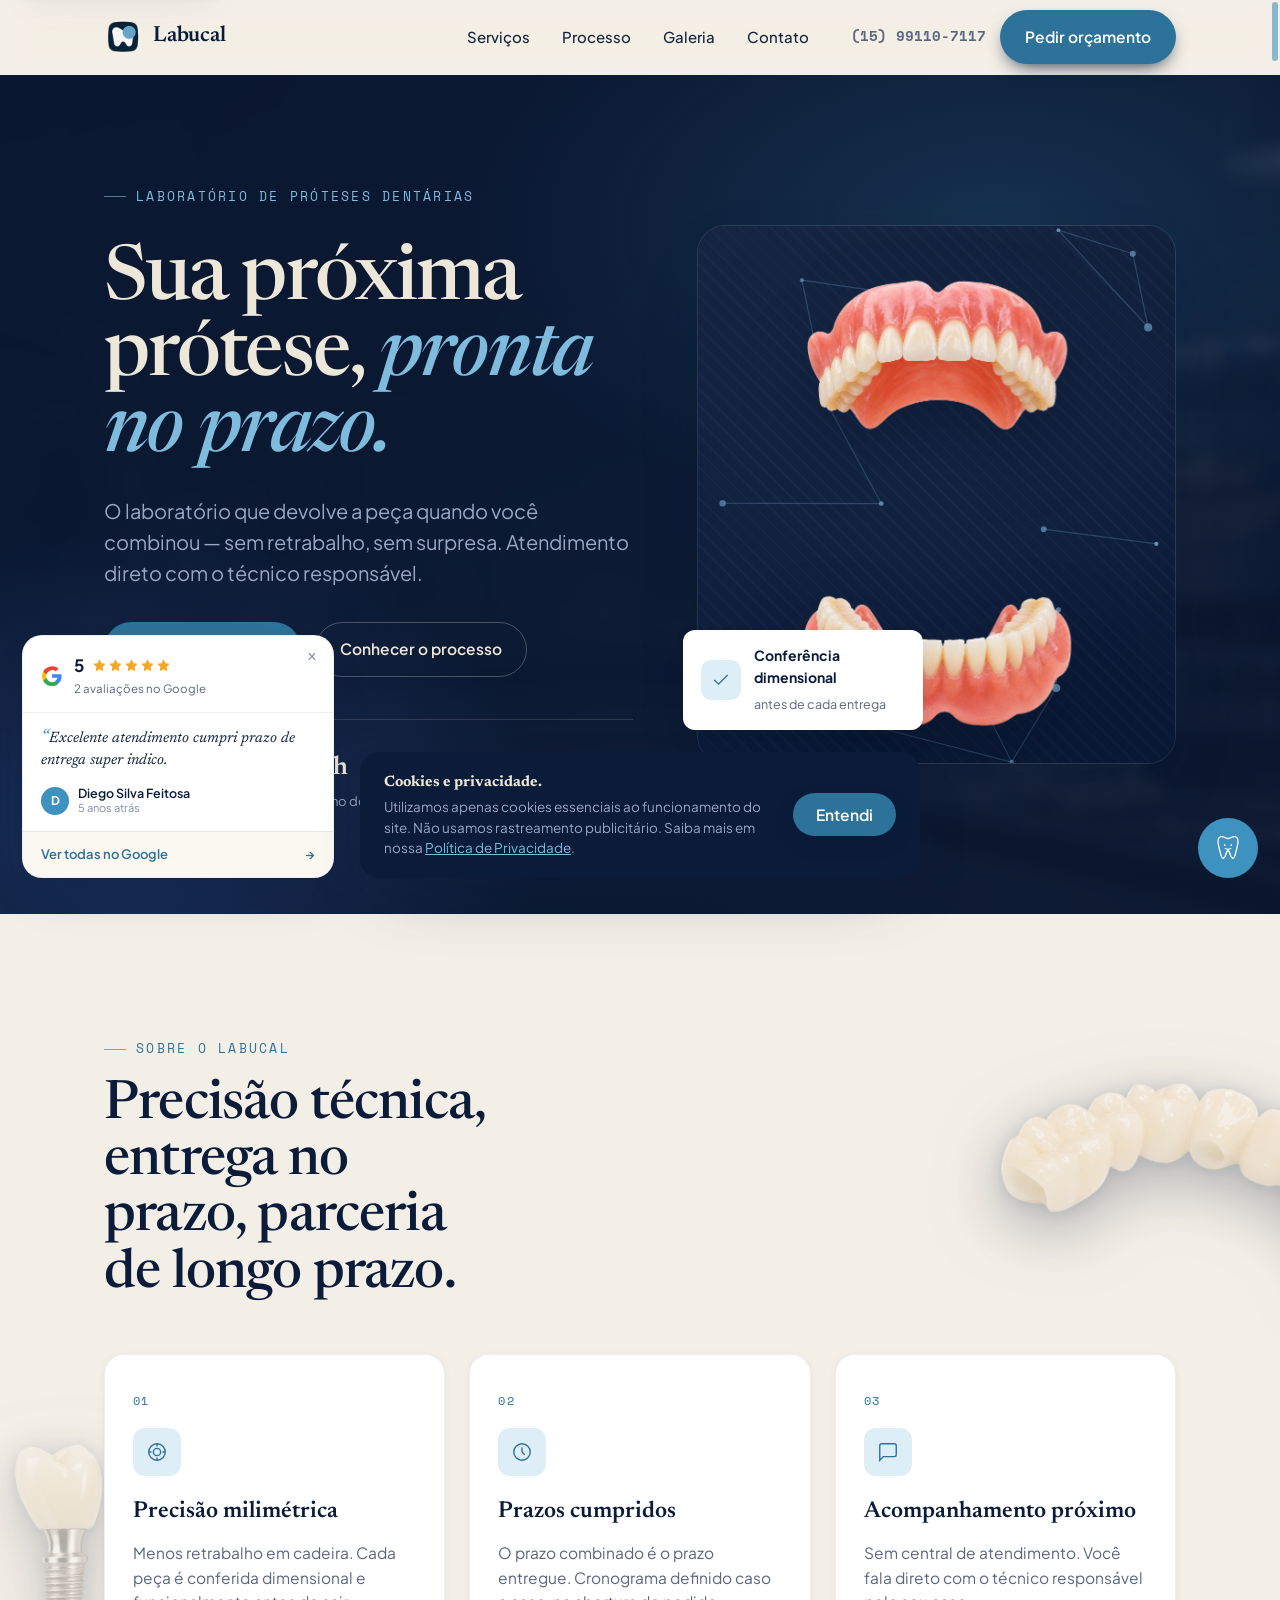
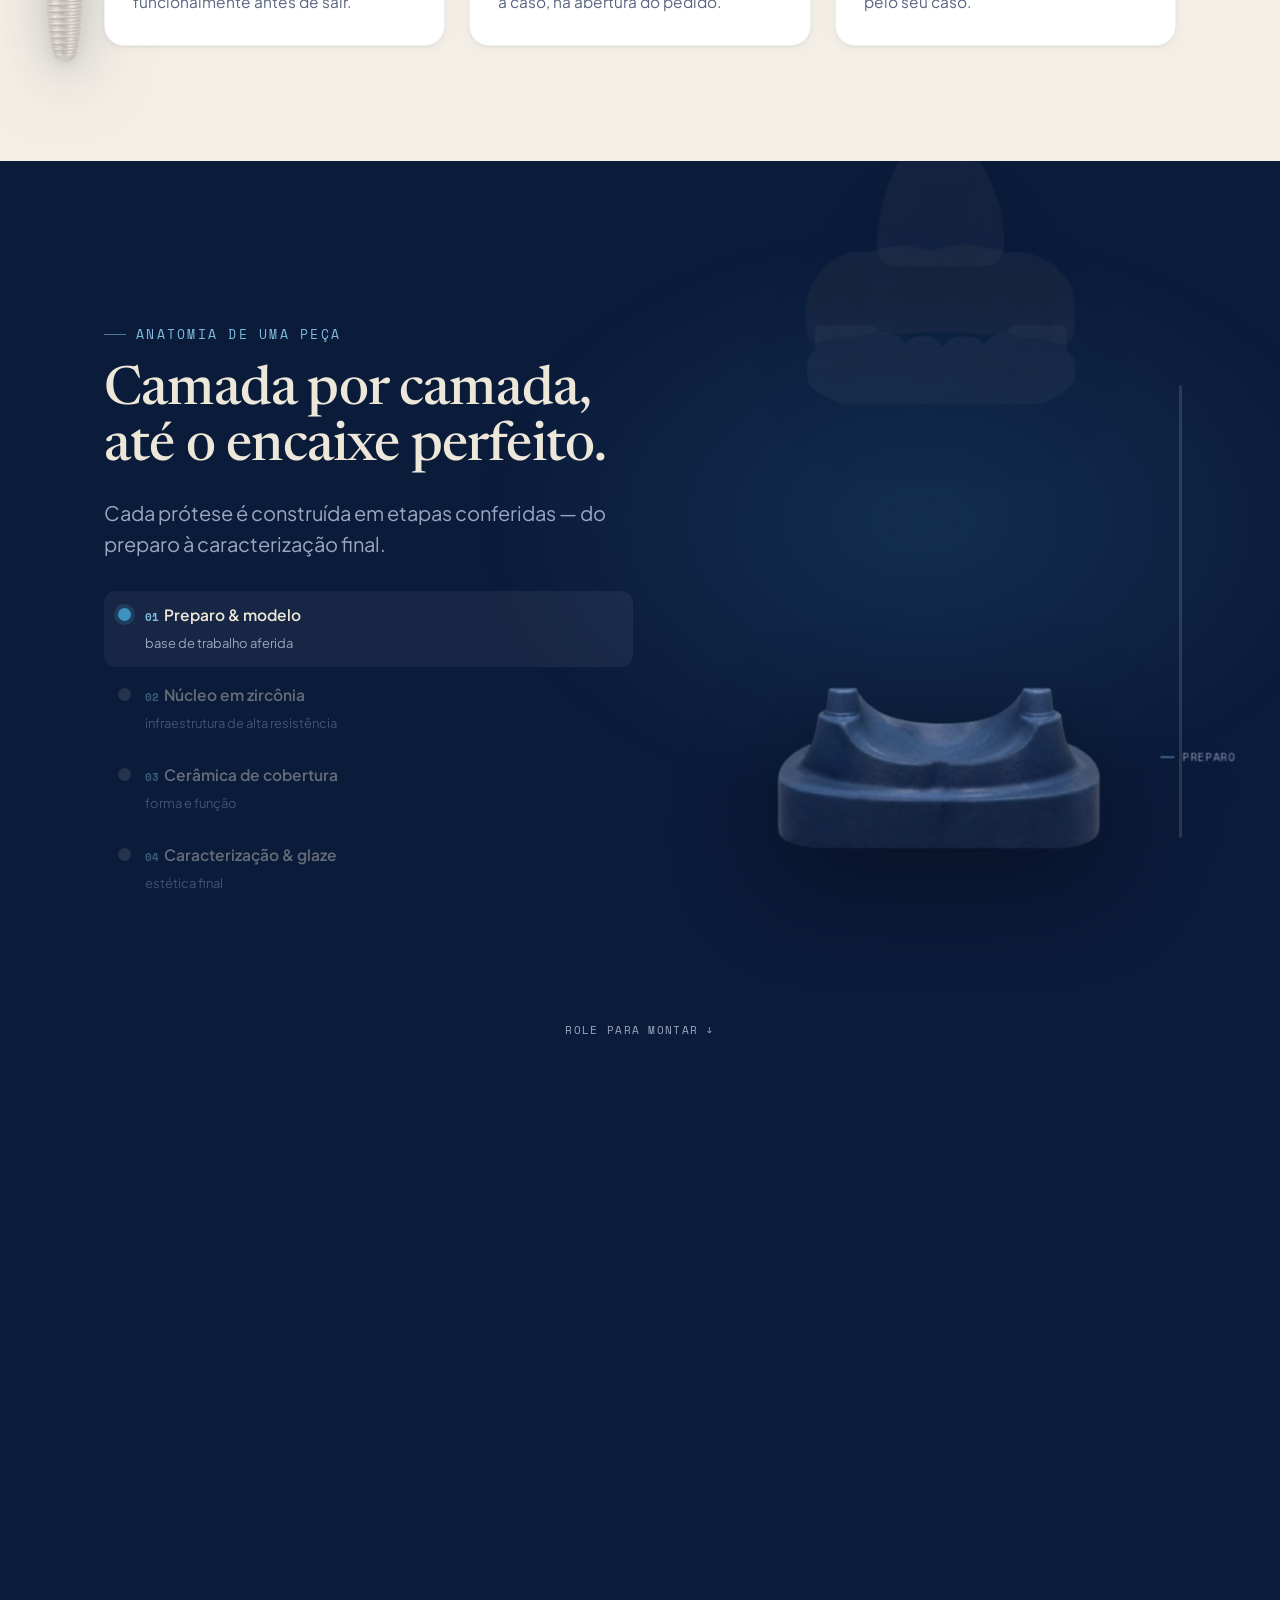
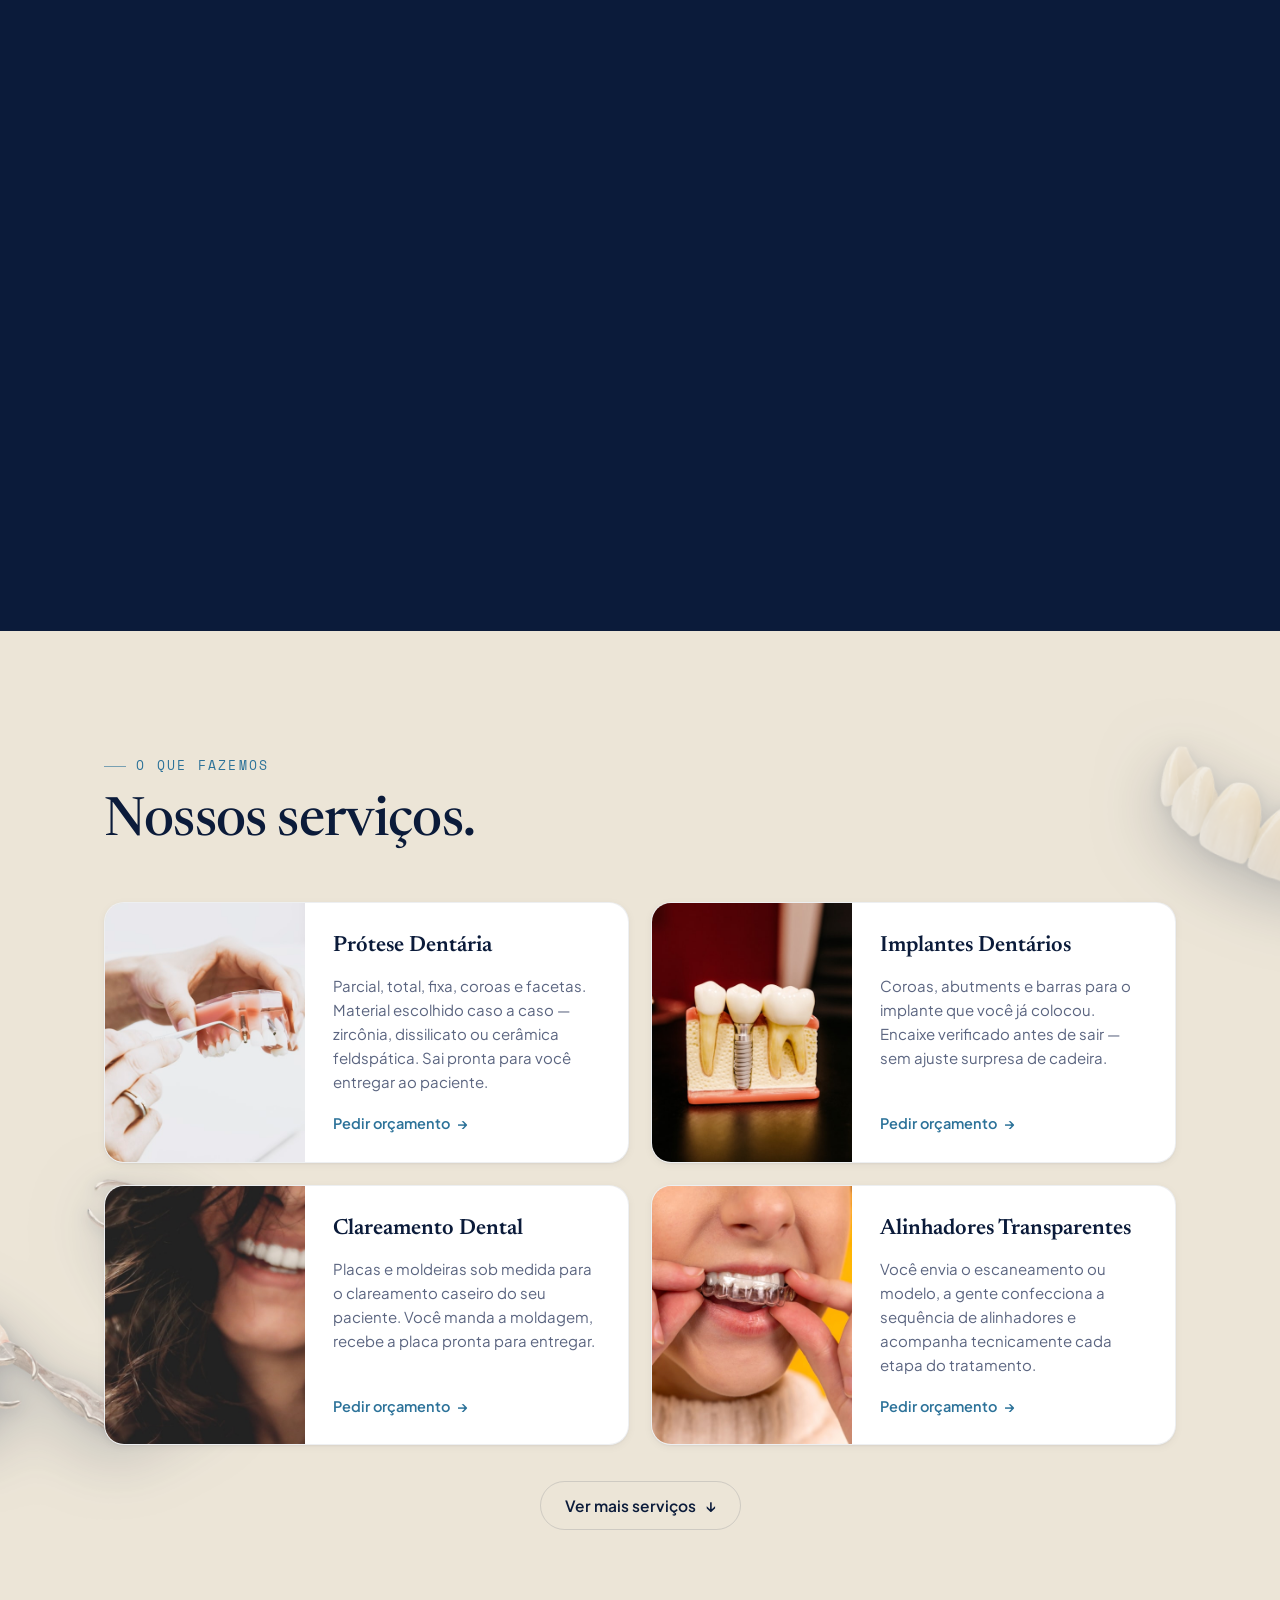
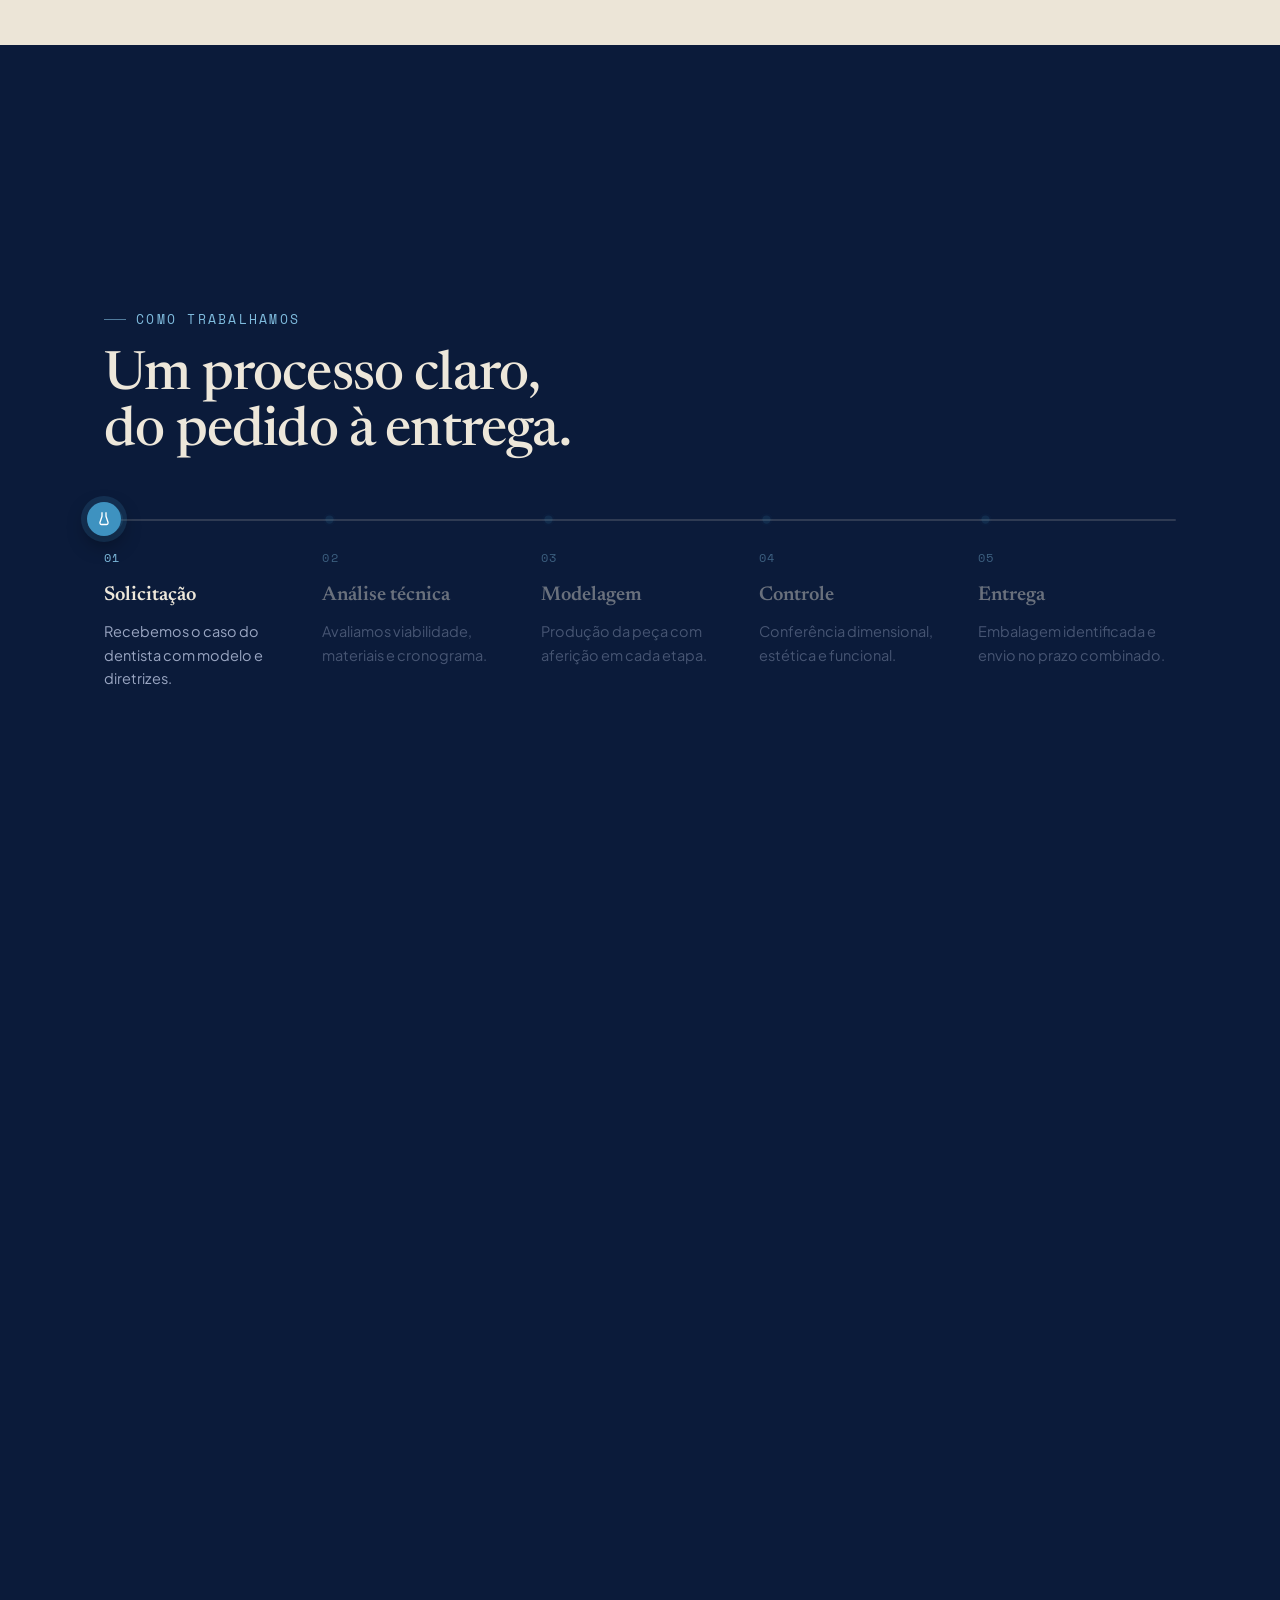
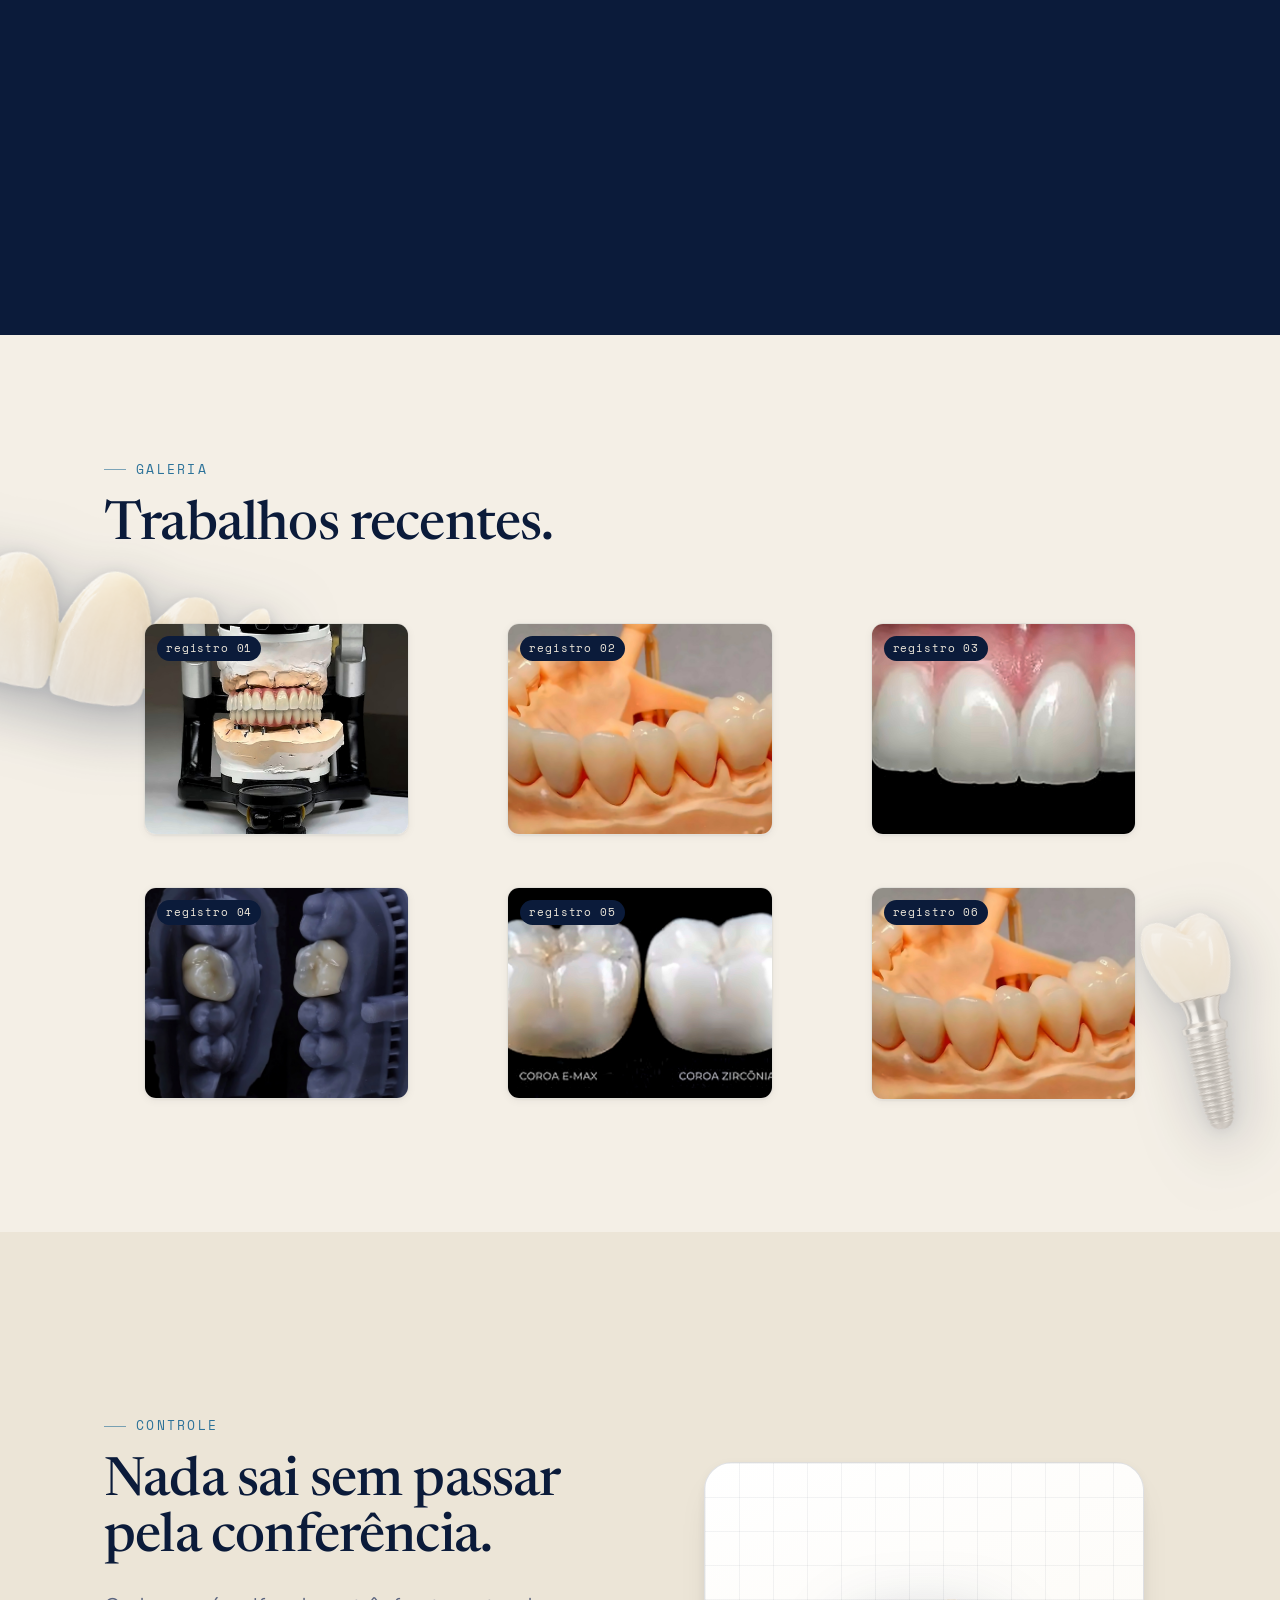
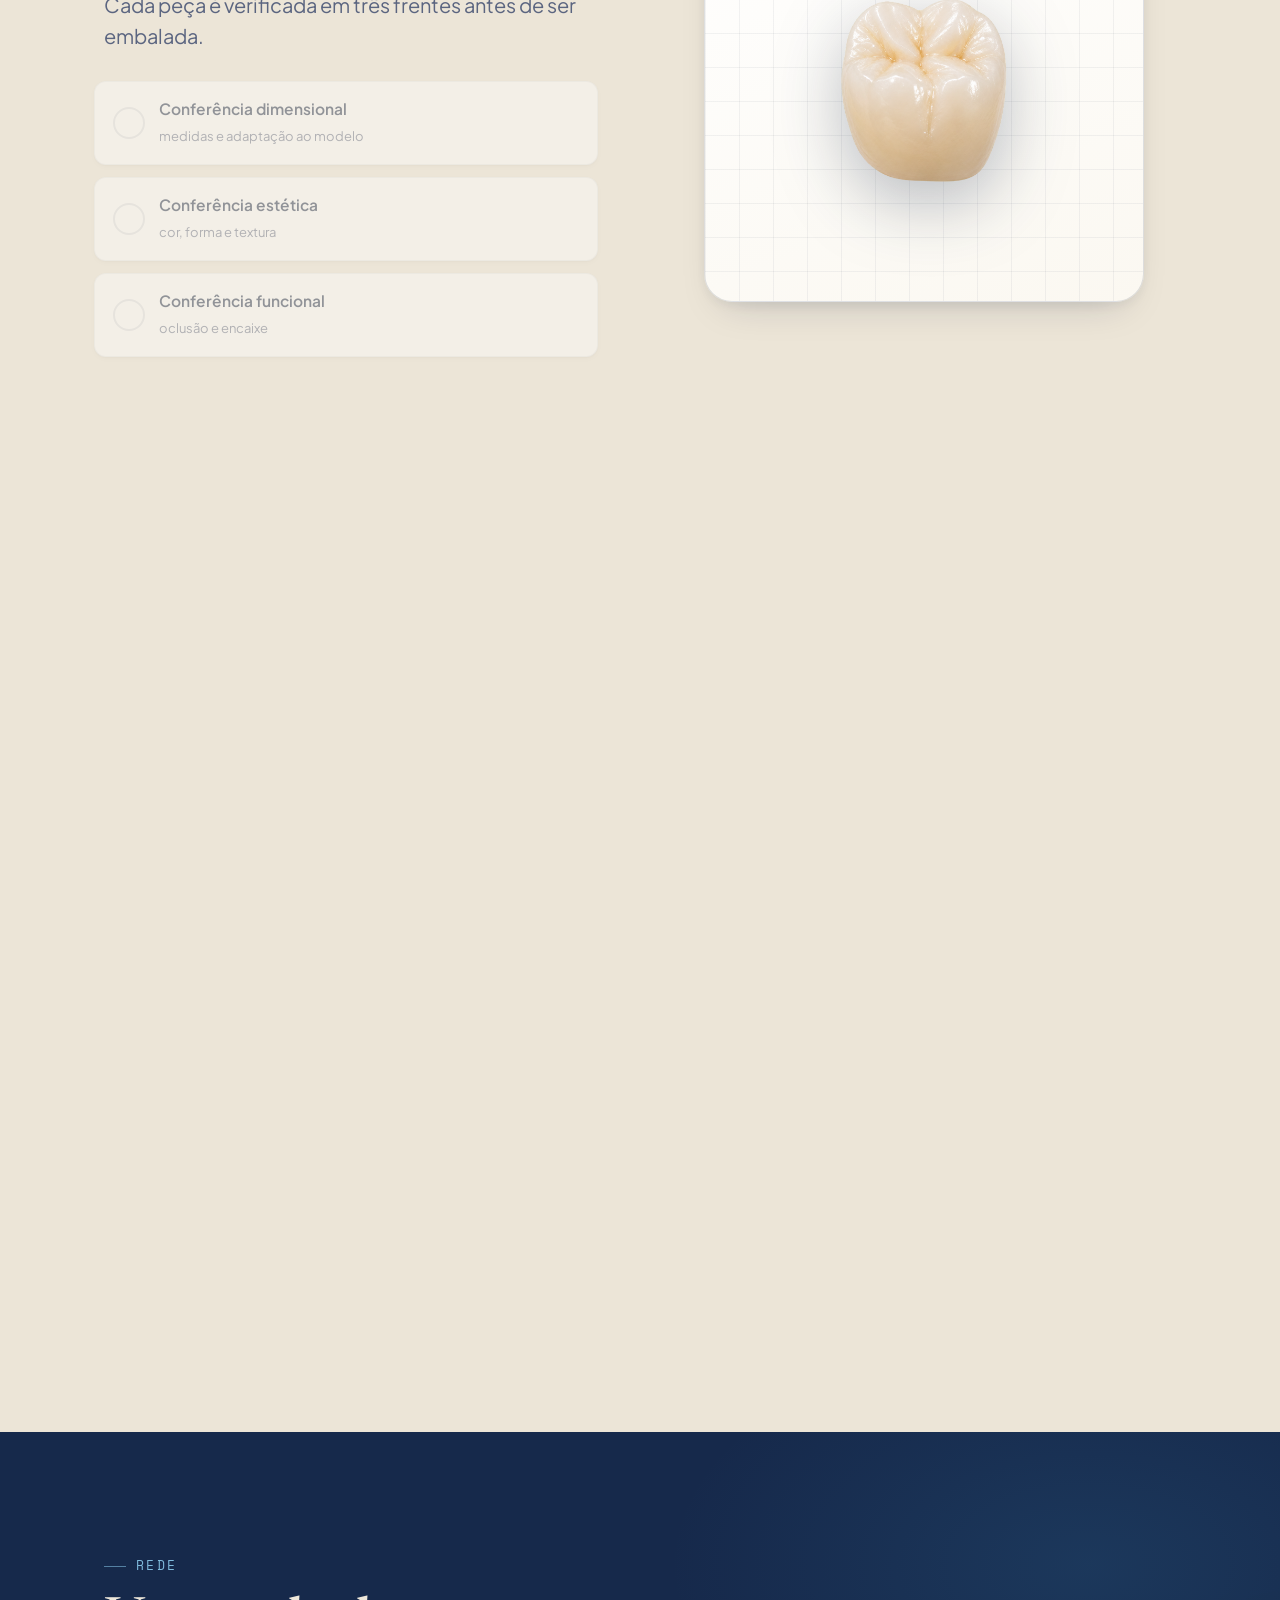
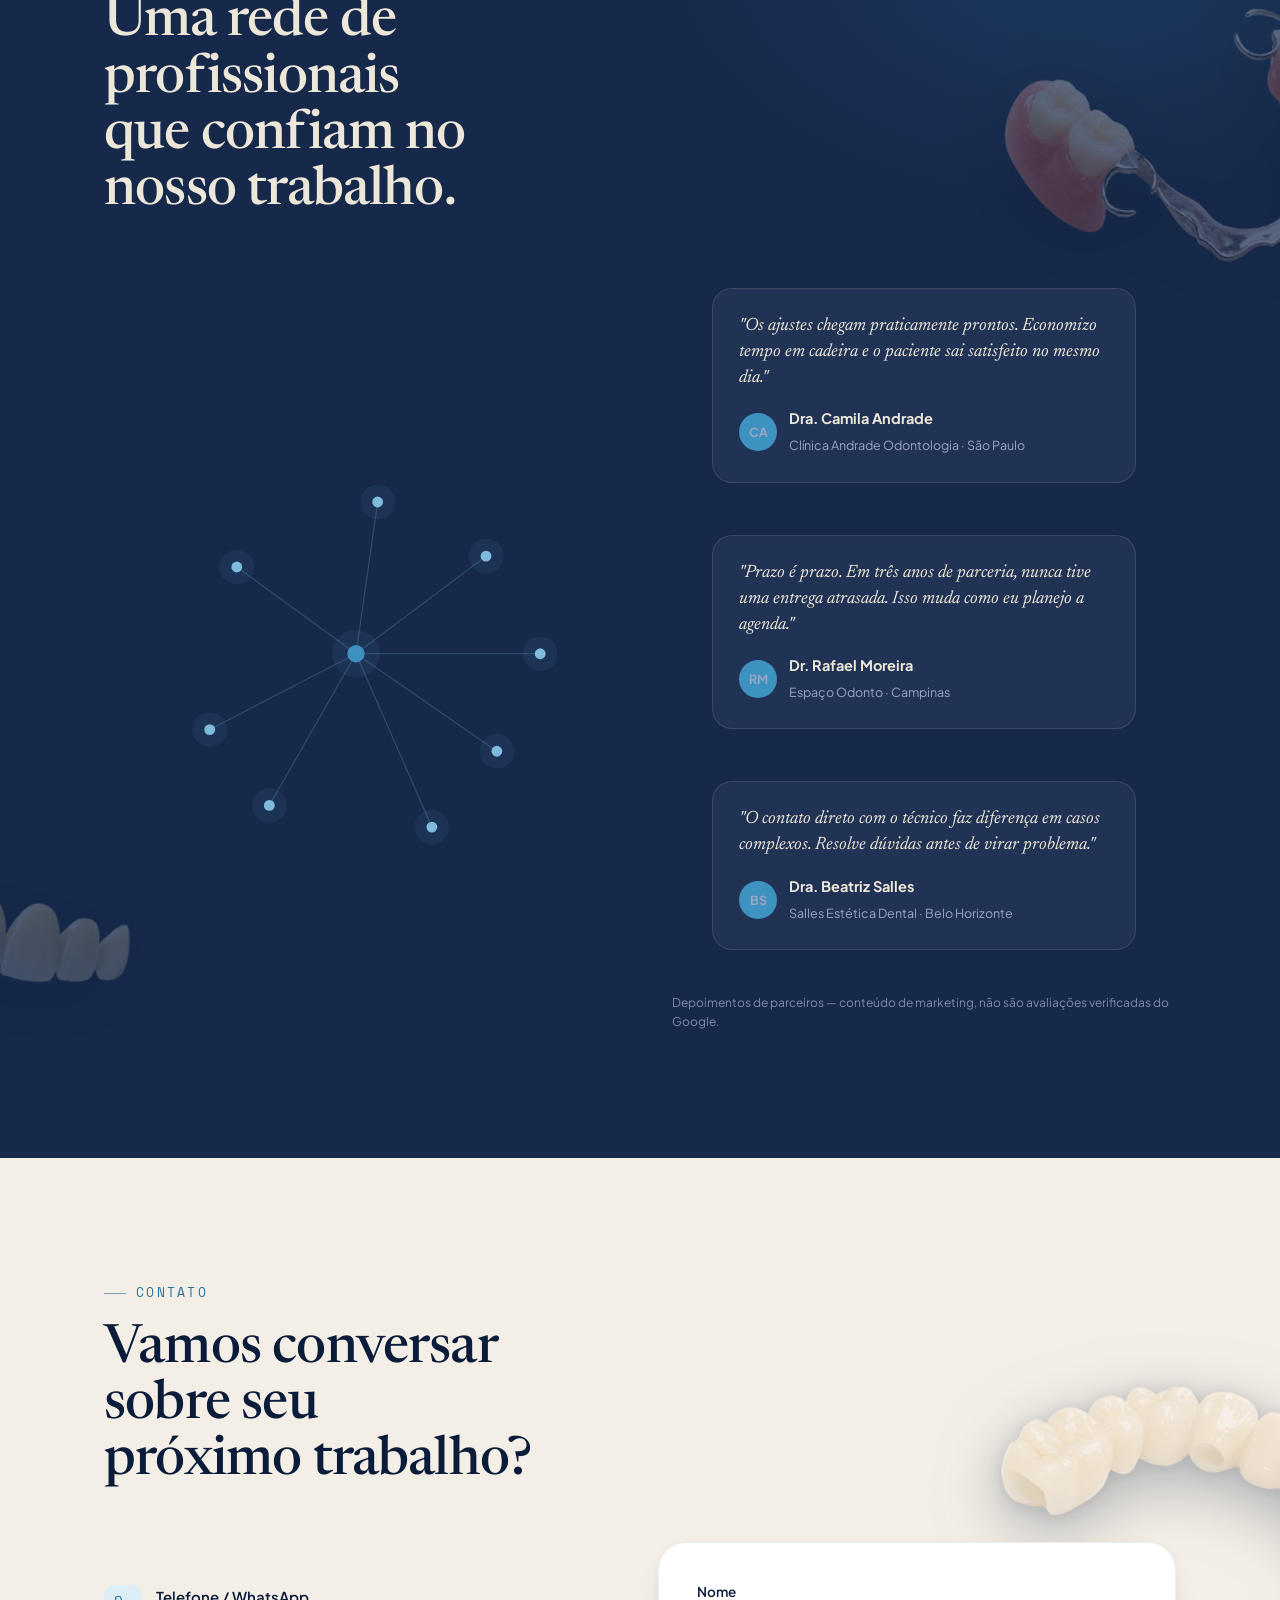
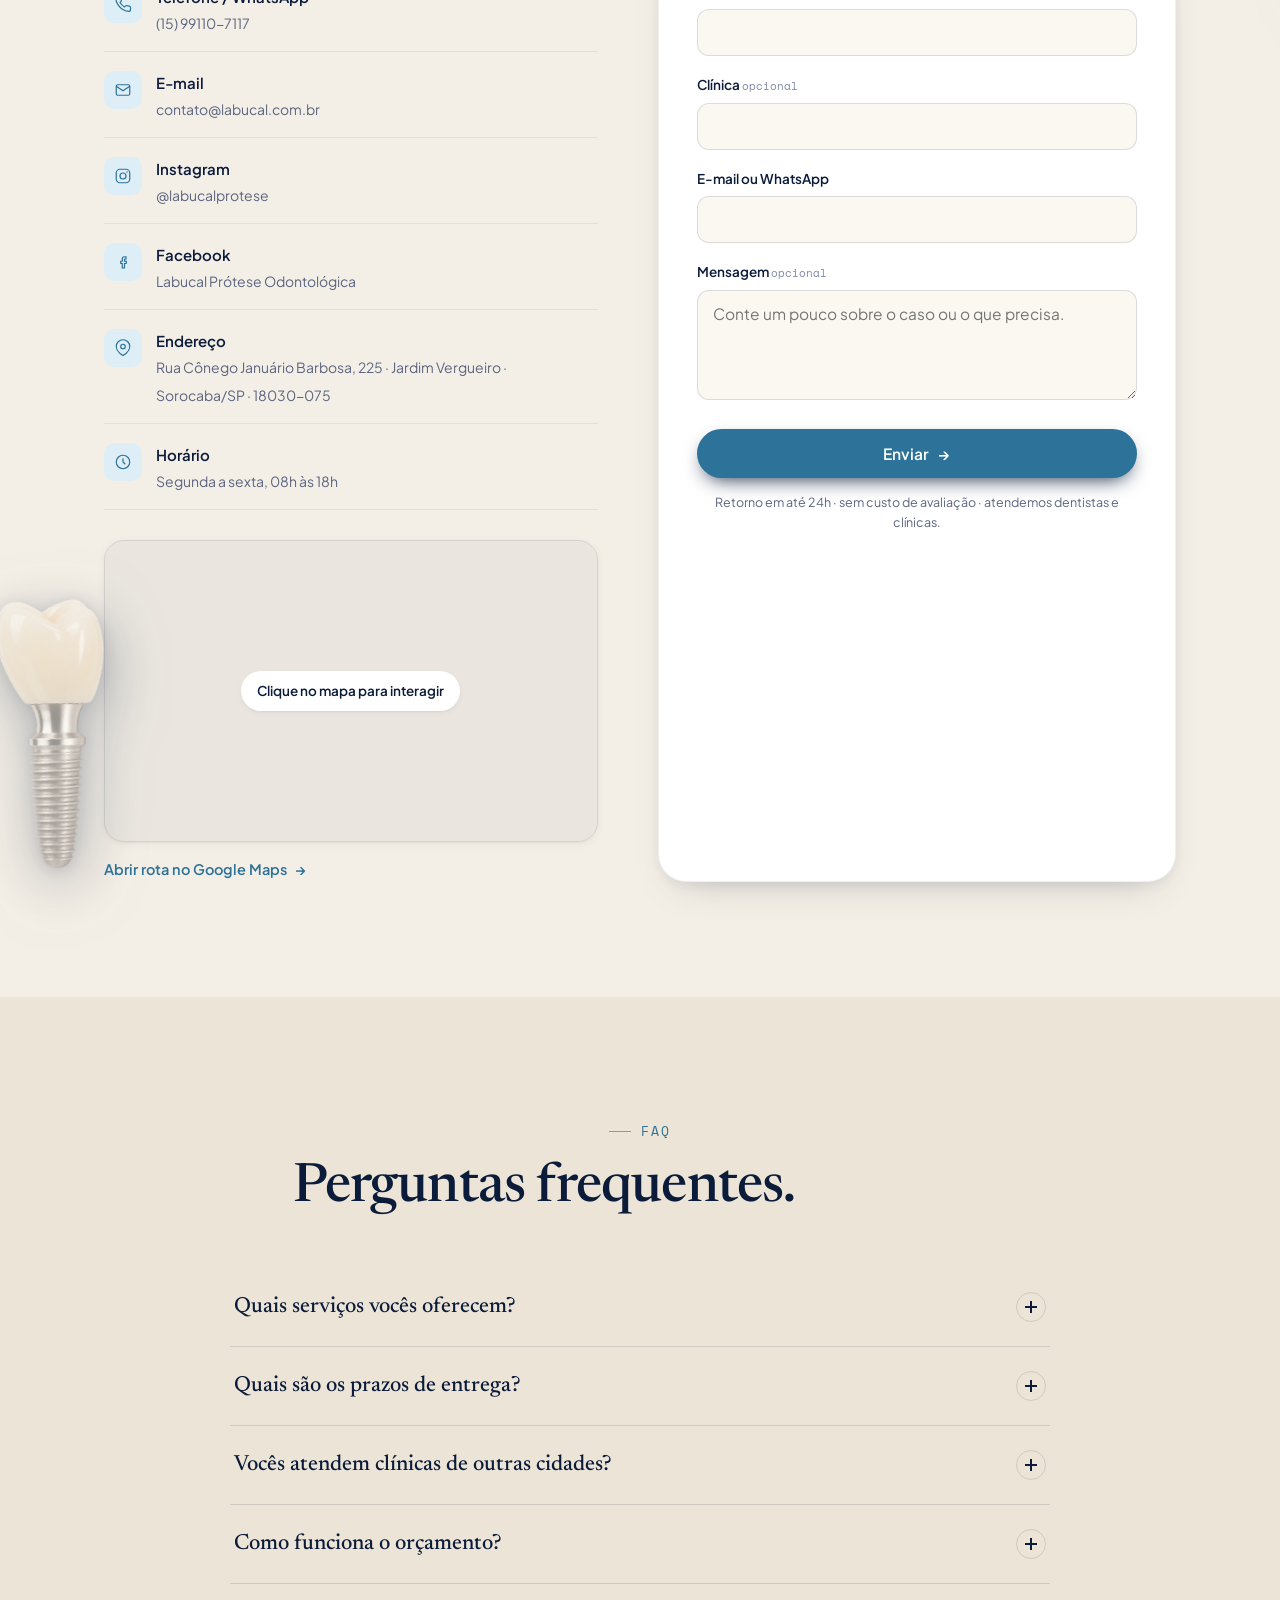
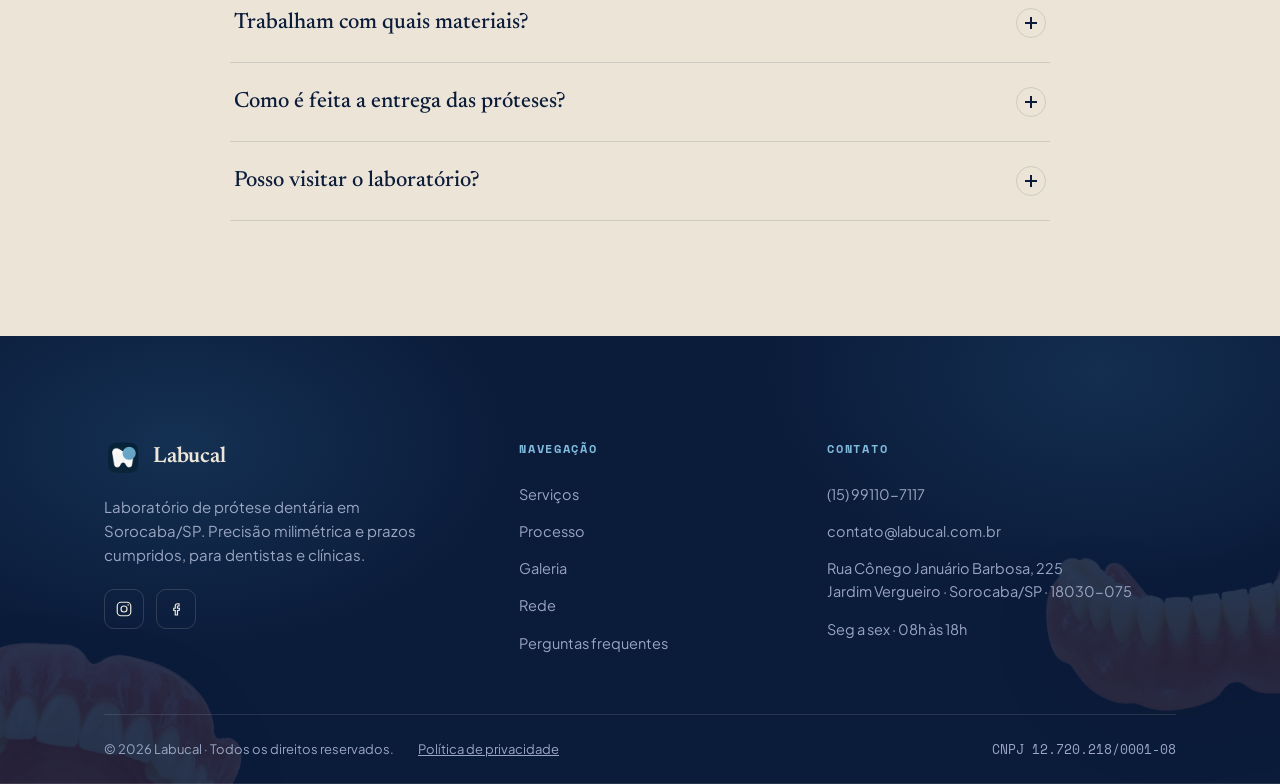
<file: index.html>
<!DOCTYPE html>
<html lang="pt-BR">
<head>
<meta charset="UTF-8" />
<meta name="viewport" content="width=device-width, initial-scale=1" />
<title>Laboratório de Prótese Dentária em Sorocaba/SP | Labucal</title>
<meta name="description" content="Laboratório de prótese dentária em Sorocaba/SP. Próteses, implantes, clareamento e alinhadores para dentistas e clínicas, com prazo cumprido e precisão." />
<link rel="canonical" href="https://labucal.pages.dev/" />
<meta name="theme-color" content="#0A1B3D" />
<meta name="color-scheme" content="light" />

<!-- Open Graph -->
<meta property="og:type" content="website" />
<meta property="og:title" content="Laboratório de Prótese Dentária em Sorocaba/SP | Labucal" />
<meta property="og:description" content="Próteses, implantes, clareamento e alinhadores transparentes para dentistas e clínicas. Prazos cumpridos e precisão milimétrica." />
<meta property="og:url" content="https://labucal.pages.dev/" />
<meta property="og:image" content="https://labucal.pages.dev/assets/labucal-images/service-protese.jpg" />
<meta property="og:locale" content="pt_BR" />
<meta property="og:site_name" content="Labucal" />
<meta name="twitter:card" content="summary_large_image" />
<meta name="twitter:title" content="Laboratório de Prótese Dentária em Sorocaba/SP | Labucal" />
<meta name="twitter:description" content="Próteses, implantes, clareamento e alinhadores transparentes para dentistas e clínicas." />
<meta name="twitter:image" content="https://labucal.pages.dev/assets/labucal-images/service-protese.jpg" />

<link rel="preconnect" href="https://fonts.googleapis.com" />
<link rel="preconnect" href="https://fonts.gstatic.com" crossorigin />
<link href="https://fonts.googleapis.com/css2?family=Newsreader:ital,opsz,wght@0,6..72,400;0,6..72,500;0,6..72,600;1,6..72,400;1,6..72,500&family=Plus+Jakarta+Sans:wght@400;500;600;700&family=Space+Mono:wght@400;700&display=swap" rel="stylesheet" />
<link rel="stylesheet" href="styles.css" />

<link rel="icon" href="/assets/brand/favicon.ico" sizes="any" />
<link rel="icon" type="image/png" sizes="32x32" href="/assets/brand/favicon-32.png" />
<link rel="apple-touch-icon" href="/assets/brand/apple-touch-icon.png" />
<link rel="preconnect" href="https://labucal-gemini-proxy.keanukeanom.workers.dev" crossorigin />

<!-- Sem JS: restaura a barra de rolagem nativa (a custom depende de JS) -->
<noscript><style>
  html { scrollbar-width: auto; }
  html::-webkit-scrollbar { width: 12px; height: 12px; display: block; }
  .app-scrollbar { display: none !important; }
</style></noscript>

<!-- JSON-LD: MedicalBusiness + ProfessionalService -->
<script type="application/ld+json">
{
  "@context": "https://schema.org",
  "@type": ["MedicalBusiness", "ProfessionalService"],
  "name": "Labucal",
  "description": "Laboratório de prótese dentária em Sorocaba/SP para dentistas e clínicas.",
  "image": "https://labucal.pages.dev/assets/labucal-images/service-protese.jpg",
  "logo": "https://labucal.pages.dev/assets/brand/labucal-logo-192.png",
  "url": "https://labucal.pages.dev/",
  "telephone": "+5515991107117",
  "email": "contato@labucal.com.br",
  "taxID": "12.720.218/0001-08",
  "address": {
    "@type": "PostalAddress",
    "streetAddress": "Rua Cônego Januário Barbosa, 225",
    "addressLocality": "Sorocaba",
    "addressRegion": "SP",
    "postalCode": "18030-075",
    "addressCountry": "BR"
  },
  "geo": { "@type": "GeoCoordinates", "latitude": -23.5084267, "longitude": -47.4584548 },
  "openingHoursSpecification": {
    "@type": "OpeningHoursSpecification",
    "dayOfWeek": ["Monday","Tuesday","Wednesday","Thursday","Friday"],
    "opens": "08:00", "closes": "18:00"
  },
  "areaServed": [
    { "@type": "City", "name": "Sorocaba" },
    { "@type": "State", "name": "São Paulo" },
    { "@type": "Country", "name": "Brasil" }
  ],
  "sameAs": [
    "https://www.facebook.com/labucalprotese",
    "https://www.instagram.com/labucalprotese/"
  ],
  "aggregateRating": { "@type": "AggregateRating", "ratingValue": "5.0", "reviewCount": "2" }
}
</script>

<!-- JSON-LD: FAQPage -->
<script type="application/ld+json">
{
  "@context": "https://schema.org",
  "@type": "FAQPage",
  "mainEntity": [
    { "@type": "Question", "name": "Quais serviços vocês oferecem?", "acceptedAnswer": { "@type": "Answer", "text": "Prótese dentária (parcial, total e fixa, coroas e facetas), componentes protéticos sobre implantes já instalados, placas e moldeiras para clareamento caseiro, e alinhadores transparentes. Todos os serviços são executados sob prescrição do dentista. Atendemos exclusivamente profissionais autônomos (CPF) e clínicas (CNPJ) — não atendemos pacientes diretamente." } },
    { "@type": "Question", "name": "Quais são os prazos de entrega?", "acceptedAnswer": { "@type": "Answer", "text": "O prazo depende do tipo de serviço. Coroas unitárias saem em 7 dias corridos; reabilitações completas, entre 15 e 25 dias. Para alinhadores e placas de clareamento, definimos o cronograma após análise do caso. O prazo é sempre combinado caso a caso na abertura do pedido." } },
    { "@type": "Question", "name": "Vocês atendem clínicas de outras cidades?", "acceptedAnswer": { "@type": "Answer", "text": "Sim. Operamos a partir de Sorocaba, SP. Atendemos todo o estado e demais capitais brasileiras por logística rastreada, com seguro e prazo de envio acordado na abertura do pedido." } },
    { "@type": "Question", "name": "Como funciona o orçamento?", "acceptedAnswer": { "@type": "Answer", "text": "Após o envio do caso, retornamos em até 24h com proposta detalhada: material, etapas, prazo e valor. Sem custo de avaliação." } },
    { "@type": "Question", "name": "Trabalham com quais materiais?", "acceptedAnswer": { "@type": "Answer", "text": "Zircônia, dissilicato de lítio, cerâmica feldspática, resinas de alta performance e ligas metálicas certificadas. Indicamos o ideal para cada caso." } },
    { "@type": "Question", "name": "Como é feita a entrega das próteses?", "acceptedAnswer": { "@type": "Answer", "text": "Embalagem identificada com etiqueta do caso, transportadora parceira e código de rastreio enviado por WhatsApp. Em Sorocaba e região, entrega própria sob demanda." } },
    { "@type": "Question", "name": "Posso visitar o laboratório?", "acceptedAnswer": { "@type": "Answer", "text": "Claro. Recebemos profissionais com agendamento prévio para conhecer o espaço, os equipamentos e a equipe técnica." } }
  ]
}
</script>
</head>
<body>

<a class="skip-link" href="#main">Pular para o conteúdo</a>

<!-- ============ HEADER ============ -->
<header class="site-header" id="header">
  <nav class="nav" aria-label="Principal">
    <a class="brand" href="#top" aria-label="Labucal — início">
      <img class="brand-logo" src="/assets/brand/labucal-logo-96.png" alt="" width="38" height="38" />
      <span class="word">Labucal</span>
    </a>
    <div class="nav-links">
      <a href="#servicos">Serviços</a>
      <a href="#processo">Processo</a>
      <a href="#galeria">Galeria</a>
      <a href="#contato">Contato</a>
    </div>
    <div class="nav-cta">
      <a class="nav-phone" href="tel:+5515991107117">(15) 99110-7117</a>
      <a class="btn btn-primary" href="#contato">Pedir orçamento</a>
    </div>
    <button class="hamburger" id="hamburger" aria-label="Abrir menu" aria-expanded="false"><span></span></button>
  </nav>
</header>

<!-- mobile menu -->
<div class="mobile-menu" id="mobileMenu" aria-hidden="true">
  <div class="mm-top">
    <span class="brand"><img class="brand-logo" src="/assets/brand/labucal-logo-96.png" alt="" width="38" height="38" /><span class="word" style="color:var(--on-ink)">Labucal</span></span>
    <button class="mm-close" id="mmClose" aria-label="Fechar menu">&times;</button>
  </div>
  <nav aria-label="Menu mobile">
    <a href="#servicos">Serviços</a>
    <a href="#processo">Processo</a>
    <a href="#galeria">Galeria</a>
    <a href="#rede">Rede</a>
    <a href="#contato">Contato</a>
  </nav>
  <div class="mm-foot">
    <a href="tel:+5515991107117" style="color:var(--accent-soft);text-decoration:none">(15) 99110-7117</a>
    <span>Seg a sex · 08h às 18h</span>
  </div>
</div>

<main id="main" tabindex="-1">
<!-- ============ HERO ============ -->
<section class="hero on-ink" id="top">
  <div class="wrap">
    <div class="hero-copy">
      <p class="overline">Laboratório de próteses dentárias</p>
      <h1>Sua próxima prótese, <em>pronta no prazo.</em></h1>
      <p class="lead">O laboratório que devolve a peça quando você combinou — sem retrabalho, sem surpresa. Atendimento direto com o técnico responsável.</p>
      <div class="hero-cta">
        <a class="btn btn-primary" href="#contato">Pedir orçamento <span class="btn-arrow">→</span></a>
        <a class="btn btn-ghost" href="#processo">Conhecer o processo</a>
      </div>
      <div class="hero-trust">
        <div class="t"><b>7</b><span>dias corridos · coroa unitária</span></div>
        <div class="t"><b>24h</b><span>retorno do orçamento</span></div>
        <div class="t"><b>B2B</b><span>dentistas e clínicas</span></div>
      </div>
    </div>
    <div class="hero-visual">
      <div class="hero-figure">
        <div class="ph dark hero-bg" aria-hidden="true"></div>
        <div class="hero-teeth" id="heroTeeth" aria-hidden="true">
          <img class="hero-teeth-part hero-teeth-upper" src="/assets/labucal-images/prosthesis-part-01-upper.webp" alt="" />
          <img class="hero-teeth-part hero-teeth-lower" src="/assets/labucal-images/prosthesis-part-02-lower.webp" alt="" />
        </div>
        <svg class="constellation" viewBox="0 0 400 450" preserveAspectRatio="xMidYMid slice" aria-hidden="true"></svg>
      </div>
      <div class="hero-badge">
        <span class="ic"><svg width="20" height="20" viewBox="0 0 24 24" fill="none" stroke="currentColor" stroke-width="1.6"><path d="M20 6 9 17l-5-5"/></svg></span>
        <div><b>Conferência dimensional</b><span>antes de cada entrega</span></div>
      </div>
    </div>
  </div>
</section>

<!-- ============ SOBRE / PILLARS ============ -->
<section class="section sobre has-decor" id="sobre">
  <img class="section-prosthesis decor-right decor-high" data-scroll-decor="right" src="/assets/decor/decor-bridge.png" alt="" loading="lazy" aria-hidden="true" />
  <img class="section-prosthesis decor-left decor-small decor-low" data-scroll-decor="float" src="/assets/decor/decor-implant.png" alt="" loading="lazy" aria-hidden="true" />
  <div class="wrap">
    <div class="section-head">
      <p class="overline">Sobre o Labucal</p>
      <h2 class="title">Precisão técnica, entrega no prazo, parceria de longo prazo.</h2>
    </div>
    <div class="pillars">
      <article class="pillar">
        <span class="num">01</span>
        <div class="pic"><svg width="22" height="22" viewBox="0 0 24 24" fill="none" stroke="currentColor" stroke-width="1.5"><circle cx="12" cy="12" r="9"/><circle cx="12" cy="12" r="4"/><path d="M12 3v3M12 18v3M3 12h3M18 12h3"/></svg></div>
        <h3>Precisão milimétrica</h3>
        <p>Menos retrabalho em cadeira. Cada peça é conferida dimensional e funcionalmente antes de sair.</p>
      </article>
      <article class="pillar">
        <span class="num">02</span>
        <div class="pic"><svg width="22" height="22" viewBox="0 0 24 24" fill="none" stroke="currentColor" stroke-width="1.5"><circle cx="12" cy="12" r="9"/><path d="M12 7v5l3 3"/></svg></div>
        <h3>Prazos cumpridos</h3>
        <p>O prazo combinado é o prazo entregue. Cronograma definido caso a caso, na abertura do pedido.</p>
      </article>
      <article class="pillar">
        <span class="num">03</span>
        <div class="pic"><svg width="22" height="22" viewBox="0 0 24 24" fill="none" stroke="currentColor" stroke-width="1.5"><path d="M21 15a2 2 0 0 1-2 2H7l-4 4V5a2 2 0 0 1 2-2h14a2 2 0 0 1 2 2z"/></svg></div>
        <h3>Acompanhamento próximo</h3>
        <p>Sem central de atendimento. Você fala direto com o técnico responsável pelo seu caso.</p>
      </article>
    </div>
  </div>
</section>

<!-- ============ ANATOMIA / ASSEMBLY (scroll) ============ -->
<section class="assembly on-ink" id="anatomia" aria-label="Como uma peça é construída">
  <div class="assembly-track">
    <div class="assembly-stage">
      <div class="wrap assembly-inner">
        <div class="assembly-copy">
          <p class="overline">Anatomia de uma peça</p>
          <h2 class="title">Camada por camada, até o encaixe perfeito.</h2>
          <p class="lead">Cada prótese é construída em etapas conferidas — do preparo à caracterização final.</p>
          <ol class="assembly-legend" id="assemblyLegend">
            <li data-layer="0"><span class="dot"></span><div><b><span class="ln">01</span> Preparo &amp; modelo</b><span>base de trabalho aferida</span></div></li>
            <li data-layer="1"><span class="dot"></span><div><b><span class="ln">02</span> Núcleo em zircônia</b><span>infraestrutura de alta resistência</span></div></li>
            <li data-layer="2"><span class="dot"></span><div><b><span class="ln">03</span> Cerâmica de cobertura</b><span>forma e função</span></div></li>
            <li data-layer="3"><span class="dot"></span><div><b><span class="ln">04</span> Caracterização &amp; glaze</b><span>estética final</span></div></li>
          </ol>
        </div>
        <div class="assembly-viz">
          <div class="layer-stack" id="layerStack">
            <div class="layer l0" data-layer="0"><img class="layer-img" src="/assets/assembly/assembly-layer-preparo.webp" alt="" loading="lazy" /><span class="tag">preparo</span></div>
            <div class="layer l1" data-layer="1"><img class="layer-img" src="/assets/assembly/assembly-layer-zirconia.webp" alt="" loading="lazy" /><span class="tag">zircônia</span></div>
            <div class="layer l2" data-layer="2"><img class="layer-img" src="/assets/assembly/assembly-layer-ceramica.webp" alt="" loading="lazy" /><span class="tag">cerâmica</span></div>
            <div class="layer l3" data-layer="3"><img class="layer-img" src="/assets/assembly/assembly-layer-glaze.webp" alt="" loading="lazy" /><span class="tag">glaze</span></div>
          </div>
          <div class="assembly-scrub"><span id="assemblyScrub"></span></div>
        </div>
      </div>
      <div class="assembly-hint" id="assemblyHint">role para montar <span class="ar">↓</span></div>
    </div>
  </div>
</section>

<!-- ============ SERVIÇOS ============ -->
<section class="section servicos has-decor" id="servicos">
  <img class="section-prosthesis decor-left decor-low" data-scroll-decor="left" src="/assets/decor/decor-partial.png" alt="" loading="lazy" aria-hidden="true" />
  <img class="section-prosthesis decor-right decor-small decor-high" data-scroll-decor="right" src="/assets/decor/decor-veneers.png" alt="" loading="lazy" aria-hidden="true" />
  <div class="wrap">
    <div class="section-head">
      <p class="overline">O que fazemos</p>
      <h2 class="title">Nossos serviços.</h2>
    </div>
    <div class="serv-grid" id="servGrid"></div>
    <div class="serv-extra" id="servExtra"></div>
    <div class="serv-toggle-wrap">
      <button class="btn btn-ghost" id="servToggle" aria-expanded="false" aria-controls="servExtra">Ver mais serviços <span class="btn-arrow">↓</span></button>
    </div>
  </div>
</section>

<!-- ============ PROCESSO (pinned journey) ============ -->
<section class="proc-scene on-ink" id="processo">
  <div class="proc-track">
    <div class="proc-stage">
      <div class="wrap">
        <div class="section-head">
          <p class="overline">Como trabalhamos</p>
          <h2 class="title">Um processo claro, do pedido à entrega.</h2>
        </div>
        <div class="proc-rail">
          <div class="proc-line"><span class="proc-fill" id="procFill"></span></div>
          <div class="proc-token" id="procToken" aria-hidden="true">
            <svg width="16" height="16" viewBox="0 0 24 24" fill="none" stroke="currentColor" stroke-width="2"><path d="M9 2v6l-3 9a2.5 2.5 0 0 0 2.4 3.3h7.2A2.5 2.5 0 0 0 18 17l-3-9V2"/></svg>
          </div>
          <div class="steps" id="steps"></div>
        </div>
      </div>
    </div>
  </div>
</section>

<!-- ============ GALERIA ============ -->
<section class="section galeria has-decor" id="galeria">
  <img class="section-prosthesis decor-left decor-high" data-scroll-decor="left" src="/assets/decor/decor-veneers.png" alt="" loading="lazy" aria-hidden="true" />
  <img class="section-prosthesis decor-right decor-small decor-low" data-scroll-decor="float" src="/assets/decor/decor-implant.png" alt="" loading="lazy" aria-hidden="true" />
  <div class="wrap">
    <div class="section-head">
      <p class="overline">Galeria</p>
      <h2 class="title">Trabalhos recentes.</h2>
    </div>
    <div class="gal-grid" id="galGrid"></div>
  </div>
</section>

<!-- ============ CONTROLE DE QUALIDADE (scan, scroll) ============ -->
<section class="ctrl-scene" id="controle" aria-label="Controle de qualidade">
  <div class="ctrl-track">
    <div class="ctrl-stage">
      <div class="wrap ctrl-inner">
        <div class="ctrl-copy">
          <p class="overline">Controle</p>
          <h2 class="title">Nada sai sem passar pela conferência.</h2>
          <p class="lead">Cada peça é verificada em três frentes antes de ser embalada.</p>
          <ul class="ctrl-checklist" id="ctrlChecklist">
            <li data-check="0"><span class="ctrl-cbox"><svg width="16" height="16" viewBox="0 0 24 24" fill="none" stroke="currentColor" stroke-width="2.4"><path d="M20 6 9 17l-5-5"/></svg></span><div><b>Conferência dimensional</b><span>medidas e adaptação ao modelo</span></div></li>
            <li data-check="1"><span class="ctrl-cbox"><svg width="16" height="16" viewBox="0 0 24 24" fill="none" stroke="currentColor" stroke-width="2.4"><path d="M20 6 9 17l-5-5"/></svg></span><div><b>Conferência estética</b><span>cor, forma e textura</span></div></li>
            <li data-check="2"><span class="ctrl-cbox"><svg width="16" height="16" viewBox="0 0 24 24" fill="none" stroke="currentColor" stroke-width="2.4"><path d="M20 6 9 17l-5-5"/></svg></span><div><b>Conferência funcional</b><span>oclusão e encaixe</span></div></li>
          </ul>
        </div>
        <div class="ctrl-viz">
          <div class="ctrl-grid"></div>
          <div class="ctrl-piece" id="ctrlPiece"><img src="/assets/quality/quality-crown.png" alt="" loading="lazy" /></div>
          <span class="ctrl-mark" id="mark0" style="left:62%;top:30%"></span>
          <span class="ctrl-mark" id="mark1" style="left:38%;top:48%"></span>
          <span class="ctrl-mark" id="mark2" style="left:56%;top:66%"></span>
          <div class="ctrl-scanline" id="ctrlScan"></div>
          <div class="ctrl-stamp" id="ctrlStamp">Aprovado ✓</div>
        </div>
      </div>
    </div>
  </div>
</section>

<!-- ============ REDE / CONSTELAÇÃO ============ -->
<section class="section rede on-ink has-decor" id="rede">
  <img class="section-prosthesis decor-right decor-high" data-scroll-decor="right" src="/assets/decor/decor-partial.png" alt="" loading="lazy" aria-hidden="true" />
  <img class="section-prosthesis decor-left decor-small decor-low" data-scroll-decor="left" src="/assets/decor/decor-veneers.png" alt="" loading="lazy" aria-hidden="true" />
  <div class="wrap">
    <div class="section-head">
      <p class="overline">Rede</p>
      <h2 class="title">Uma rede de profissionais que confiam no nosso trabalho.</h2>
    </div>
    <div class="rede-grid">
      <div class="net" id="net">
        <svg id="netSvg" viewBox="0 0 460 400" aria-label="Rede de clínicas parceiras"></svg>
        <div class="net-tip" id="netTip"></div>
      </div>
      <div class="depo-list" id="depoList"></div>
    </div>
  </div>
</section>

<!-- ============ CONTATO ============ -->
<section class="section contato has-decor" id="contato">
  <img class="section-prosthesis decor-left decor-slim decor-low" data-scroll-decor="float" src="/assets/decor/decor-implant.png" alt="" loading="lazy" aria-hidden="true" />
  <img class="section-prosthesis decor-right decor-high" data-scroll-decor="right" src="/assets/decor/decor-bridge.png" alt="" loading="lazy" aria-hidden="true" />
  <div class="wrap">
    <div class="section-head">
      <p class="overline">Contato</p>
      <h2 class="title">Vamos conversar sobre seu próximo trabalho?</h2>
    </div>
    <div class="contato-grid">
      <div>
        <div class="contact-list">
          <a class="contact-row" href="tel:+5515991107117">
            <span class="ic"><svg width="18" height="18" viewBox="0 0 24 24" fill="none" stroke="currentColor" stroke-width="1.6"><path d="M22 16.9v3a2 2 0 0 1-2.2 2 19.8 19.8 0 0 1-8.6-3 19.5 19.5 0 0 1-6-6 19.8 19.8 0 0 1-3-8.6A2 2 0 0 1 4.1 2h3a2 2 0 0 1 2 1.7c.1 1 .4 1.9.7 2.8a2 2 0 0 1-.5 2.1L8.1 9.9a16 16 0 0 0 6 6l1.3-1.3a2 2 0 0 1 2.1-.4c.9.3 1.8.6 2.8.7a2 2 0 0 1 1.7 2z"/></svg></span>
            <span class="ct"><b>Telefone / WhatsApp</b><span>(15) 99110-7117</span></span>
          </a>
          <a class="contact-row" href="mailto:contato@labucal.com.br">
            <span class="ic"><svg width="18" height="18" viewBox="0 0 24 24" fill="none" stroke="currentColor" stroke-width="1.6"><rect x="3" y="5" width="18" height="14" rx="2"/><path d="m3 7 9 6 9-6"/></svg></span>
            <span class="ct"><b>E-mail</b><span>contato@labucal.com.br</span></span>
          </a>
          <a class="contact-row" href="https://www.instagram.com/labucalprotese/" target="_blank" rel="noopener">
            <span class="ic"><svg width="18" height="18" viewBox="0 0 24 24" fill="none" stroke="currentColor" stroke-width="1.6"><rect x="3" y="3" width="18" height="18" rx="5"/><circle cx="12" cy="12" r="4"/><circle cx="17.5" cy="6.5" r="1" fill="currentColor" stroke="none"/></svg></span>
            <span class="ct"><b>Instagram</b><span>@labucalprotese</span></span>
          </a>
          <a class="contact-row" href="https://www.facebook.com/labucalprotese" target="_blank" rel="noopener">
            <span class="ic"><svg width="18" height="18" viewBox="0 0 24 24" fill="none" stroke="currentColor" stroke-width="1.6"><path d="M14 8h2V5h-2c-2 0-3 1.4-3 3.3V11H9v3h2v6h3v-6h2.2l.4-3H14V8.6c0-.4.3-.6.7-.6z"/></svg></span>
            <span class="ct"><b>Facebook</b><span>Labucal Prótese Odontológica</span></span>
          </a>
          <a class="contact-row" href="https://www.google.com/maps/dir/?api=1&destination=Rua+C%C3%B4nego+Janu%C3%A1rio+Barbosa%2C+225%2C+Jardim+Vergueiro%2C+Sorocaba+-+SP%2C+18030-075" target="_blank" rel="noopener">
            <span class="ic"><svg width="18" height="18" viewBox="0 0 24 24" fill="none" stroke="currentColor" stroke-width="1.6"><path d="M21 10c0 7-9 12-9 12s-9-5-9-12a9 9 0 0 1 18 0z"/><circle cx="12" cy="10" r="3"/></svg></span>
            <span class="ct"><b>Endereço</b><span>Rua Cônego Januário Barbosa, 225 · Jardim Vergueiro · Sorocaba/SP · 18030-075</span></span>
          </a>
          <div class="contact-row" style="cursor:default">
            <span class="ic"><svg width="18" height="18" viewBox="0 0 24 24" fill="none" stroke="currentColor" stroke-width="1.6"><circle cx="12" cy="12" r="9"/><path d="M12 7v5l3 3"/></svg></span>
            <span class="ct"><b>Horário</b><span>Segunda a sexta, 08h às 18h</span></span>
          </div>
        </div>

        <!-- MAP -->
        <div class="map-wrap">
          <iframe title="Mapa — Labucal, Sorocaba/SP" loading="lazy" src="https://www.openstreetmap.org/export/embed.html?bbox=-47.4624548%2C-23.5114267%2C-47.4544548%2C-23.5054267&layer=mapnik&marker=-23.5084267%2C-47.4584548"></iframe>
          <div class="map-overlay" id="mapOverlay"><span class="hint">Clique no mapa para interagir</span></div>
        </div>
        <a class="map-link" href="https://www.google.com/maps/dir/?api=1&destination=Rua+C%C3%B4nego+Janu%C3%A1rio+Barbosa%2C+225%2C+Jardim+Vergueiro%2C+Sorocaba+-+SP%2C+18030-075" target="_blank" rel="noopener">Abrir rota no Google Maps <span class="btn-arrow">→</span></a>
      </div>

      <!-- FORM -->
      <form class="form-card" id="contactForm" novalidate>
        <div class="form-fields">
          <div class="field">
            <label for="nome">Nome</label>
            <input type="text" id="nome" name="nome" autocomplete="name" required />
          </div>
          <div class="field">
            <label for="clinica">Clínica <span class="opt">opcional</span></label>
            <input type="text" id="clinica" name="clinica" autocomplete="organization" />
          </div>
          <div class="field">
            <label for="contato">E-mail ou WhatsApp</label>
            <input type="text" id="contato" name="contato" inputmode="email" autocomplete="email" required />
          </div>
          <div class="field">
            <label for="mensagem">Mensagem <span class="opt">opcional</span></label>
            <textarea id="mensagem" name="mensagem" placeholder="Conte um pouco sobre o caso ou o que precisa."></textarea>
          </div>
          <button type="submit" class="btn btn-primary">Enviar <span class="btn-arrow">→</span></button>
          <p class="form-note">Retorno em até 24h · sem custo de avaliação · atendemos dentistas e clínicas.</p>
        </div>
        <div class="form-sent">
          <div class="check"><svg width="28" height="28" viewBox="0 0 24 24" fill="none" stroke="currentColor" stroke-width="2"><path d="M20 6 9 17l-5-5"/></svg></div>
          <h3>Enviado ✓</h3>
          <p>Abrimos o WhatsApp com sua mensagem. Caso não tenha aberto, fale no (15) 99110-7117.</p>
        </div>
      </form>
    </div>
  </div>
</section>

<!-- ============ FAQ ============ -->
<section class="section faq" id="faq">
  <div class="wrap">
    <div class="section-head center">
      <p class="overline">FAQ</p>
      <h2 class="title">Perguntas frequentes.</h2>
    </div>
    <div class="faq-list" id="faqList"></div>
  </div>
</section>
</main>

<!-- ============ FOOTER ============ -->
<footer class="footer on-ink" id="footer">
  <img class="footer-teeth footer-teeth-left" src="/assets/labucal-images/prosthesis-part-01-upper.webp" alt="" loading="lazy" aria-hidden="true" />
  <img class="footer-teeth footer-teeth-right" src="/assets/labucal-images/prosthesis-part-02-lower.webp" alt="" loading="lazy" aria-hidden="true" />
  <div class="wrap">
    <div class="footer-grid">
      <div class="footer-brand-col">
        <a class="brand" href="#top"><img class="brand-logo" src="/assets/brand/labucal-logo-96.png" alt="" width="38" height="38" /><span class="word">Labucal</span></a>
        <p class="footer-tag">Laboratório de prótese dentária em Sorocaba/SP. Precisão milimétrica e prazos cumpridos, para dentistas e clínicas.</p>
        <div class="footer-social">
          <a href="https://www.instagram.com/labucalprotese/" target="_blank" rel="noopener" aria-label="Instagram"><svg width="18" height="18" viewBox="0 0 24 24" fill="none" stroke="currentColor" stroke-width="1.6"><rect x="3" y="3" width="18" height="18" rx="5"/><circle cx="12" cy="12" r="4"/><circle cx="17.5" cy="6.5" r="1" fill="currentColor" stroke="none"/></svg></a>
          <a href="https://www.facebook.com/labucalprotese" target="_blank" rel="noopener" aria-label="Facebook"><svg width="18" height="18" viewBox="0 0 24 24" fill="none" stroke="currentColor" stroke-width="1.6"><path d="M14 8h2V5h-2c-2 0-3 1.4-3 3.3V11H9v3h2v6h3v-6h2.2l.4-3H14V8.6c0-.4.3-.6.7-.6z"/></svg></a>
        </div>
      </div>
      <div class="footer-col">
        <h4>Navegação</h4>
        <a href="#servicos">Serviços</a>
        <a href="#processo">Processo</a>
        <a href="#galeria">Galeria</a>
        <a href="#rede">Rede</a>
        <a href="#faq">Perguntas frequentes</a>
      </div>
      <div class="footer-col">
        <h4>Contato</h4>
        <a href="tel:+5515991107117" class="fline">(15) 99110-7117</a>
        <a href="mailto:contato@labucal.com.br" class="fline">contato@labucal.com.br</a>
        <span class="fline">Rua Cônego Januário Barbosa, 225<br/>Jardim Vergueiro · Sorocaba/SP · 18030-075</span>
        <span class="fline">Seg a sex · 08h às 18h</span>
      </div>
    </div>
    <div class="footer-bottom">
      <span>© 2026 Labucal · Todos os direitos reservados.</span>
      <a href="privacidade.html">Política de privacidade</a>
      <span class="cnpj">CNPJ 12.720.218/0001-08</span>
    </div>
  </div>
</footer>

<!-- ============ FLOATING: REVIEWS POPUP ============ -->
<aside class="reviews-pop" id="reviewsPop" aria-live="polite" aria-label="Avaliações no Google">
  <button class="rp-close" id="rpClose" aria-label="Fechar">&times;</button>
  <div class="rp-top">
    <svg class="g" viewBox="0 0 24 24" aria-hidden="true"><path fill="#4285F4" d="M22.5 12.2c0-.7-.1-1.4-.2-2H12v3.8h5.9a5 5 0 0 1-2.2 3.3v2.7h3.6c2.1-2 3.2-4.9 3.2-7.8z"/><path fill="#34A853" d="M12 23c2.9 0 5.4-1 7.2-2.6l-3.6-2.7c-1 .7-2.3 1-3.6 1-2.8 0-5.1-1.9-6-4.4H2.3v2.8A11 11 0 0 0 12 23z"/><path fill="#FBBC05" d="M6 14.3a6.6 6.6 0 0 1 0-4.2V7.3H2.3a11 11 0 0 0 0 9.8z"/><path fill="#EA4335" d="M12 5.4c1.6 0 3 .5 4.1 1.6l3.1-3.1A11 11 0 0 0 2.3 7.3L6 10.1c.9-2.6 3.2-4.5 6-4.5z"/></svg>
    <div class="rp-meta">
      <div class="rp-score"><b id="rpRating">5,0</b><span class="stars" id="rpStars"></span></div>
      <span class="rp-count" id="rpCount">2 avaliações no Google</span>
    </div>
  </div>
  <figure class="rp-review">
    <blockquote class="rp-quote" id="rpQuote">Excelente serviço, cumpriram com o prazo de entrega, recomendo amplamente.</blockquote>
    <figcaption class="rp-by">
      <span class="rp-av" id="rpAv">D</span>
      <span class="rp-who"><span class="rp-author" id="rpAuthor">Diego Silva Feitosa</span><span class="rp-time" id="rpTime">há 4 anos</span></span>
    </figcaption>
  </figure>
  <a class="rp-cta" id="rpLink" href="https://www.google.com/maps/place/?q=place_id:ChIJ6f3VvLmLxZQRdLE0dLMATaI" target="_blank" rel="noopener">Ver todas no Google <span class="arrow">→</span></a>
</aside>

<!-- ============ FLOATING: CHAT ============ -->
<button class="fab-chat" id="fabChat" aria-label="Abrir chat com o Labucalzinho" aria-expanded="false">
  <span class="pulse"></span>
  <span class="ic-open"><svg width="30" height="30" viewBox="0 0 32 32" fill="none" stroke="currentColor" stroke-width="1.4" stroke-linejoin="round" stroke-linecap="round"><path d="M9 5 C 6 5, 5 8, 5.5 12 C 6 16, 7 19, 8 23 C 8.5 25, 9 28, 11 28 C 12.5 28, 13 26, 14 23 C 14.5 21, 15 20, 16 20 C 17 20, 17.5 21, 18 23 C 19 26, 19.5 28, 21 28 C 23 28, 23.5 25, 24 23 C 25 19, 26 16, 26.5 12 C 27 8, 26 5, 23 5 C 20 5, 18 7, 16 7 C 14 7, 12 5, 9 5 Z"/><circle cx="12.5" cy="14" r="0.9" fill="currentColor" stroke="none"/><circle cx="19.5" cy="14" r="0.9" fill="currentColor" stroke="none"/><path d="M13 17.5 Q 16 19.5 19 17.5" stroke-width="1.2"/></svg></span>
  <span class="ic-close"><svg width="24" height="24" viewBox="0 0 24 24" fill="none" stroke="currentColor" stroke-width="2"><path d="M18 6 6 18M6 6l12 12"/></svg></span>
</button>

<section class="chat-panel" id="chatPanel" role="dialog" aria-modal="true" aria-label="Chat com o Labucalzinho">
  <div class="chat-head">
    <span class="av"><svg width="24" height="24" viewBox="0 0 32 32" fill="none" stroke="#fff" stroke-width="1.5" stroke-linejoin="round" stroke-linecap="round"><path d="M9 5 C 6 5, 5 8, 5.5 12 C 6 16, 7 19, 8 23 C 8.5 25, 9 28, 11 28 C 12.5 28, 13 26, 14 23 C 14.5 21, 15 20, 16 20 C 17 20, 17.5 21, 18 23 C 19 26, 19.5 28, 21 28 C 23 28, 23.5 25, 24 23 C 25 19, 26 16, 26.5 12 C 27 8, 26 5, 23 5 C 20 5, 18 7, 16 7 C 14 7, 12 5, 9 5 Z"/><circle cx="12.5" cy="14" r="0.9" fill="#fff" stroke="none"/><circle cx="19.5" cy="14" r="0.9" fill="#fff" stroke="none"/><path d="M13 17.5 Q 16 19.5 19 17.5" stroke-width="1.3"/></svg></span>
    <div>
      <b>Labucalzinho</b>
      <span class="status"><span class="led"></span> Assistente do laboratório</span>
    </div>
    <button class="chat-close" id="chatClose" type="button" aria-label="Fechar chat">&times;</button>
  </div>
  <div class="chat-body" id="chatBody"></div>
  <div class="chips" id="chatChips"></div>
  <form class="chat-input" id="chatForm">
    <input type="text" id="chatInput" placeholder="Escreva sua dúvida…" autocomplete="off" />
    <button type="submit" aria-label="Enviar"><svg width="18" height="18" viewBox="0 0 24 24" fill="none" stroke="currentColor" stroke-width="1.8"><path d="m22 2-7 20-4-9-9-4z"/><path d="M22 2 11 13"/></svg></button>
  </form>
</section>

<!-- ============ FLOATING: COOKIE NOTICE ============ -->
<div class="cookie" id="cookie">
  <p><b>Cookies e privacidade.</b> Utilizamos apenas cookies essenciais ao funcionamento do site. Não usamos rastreamento publicitário. Saiba mais em nossa <a href="privacidade.html">Política de Privacidade</a>.</p>
  <button class="btn btn-primary" id="cookieOk">Entendi</button>
</div>

<!-- barra de rolagem custom (overlay) -->
<div class="app-scrollbar" id="appScrollbar" aria-hidden="true"><div class="app-scrollbar__thumb" id="appScrollbarThumb"></div></div>

<script src="script.js"></script>
<script src="scroll.js"></script>
</body>
</html>
</file>
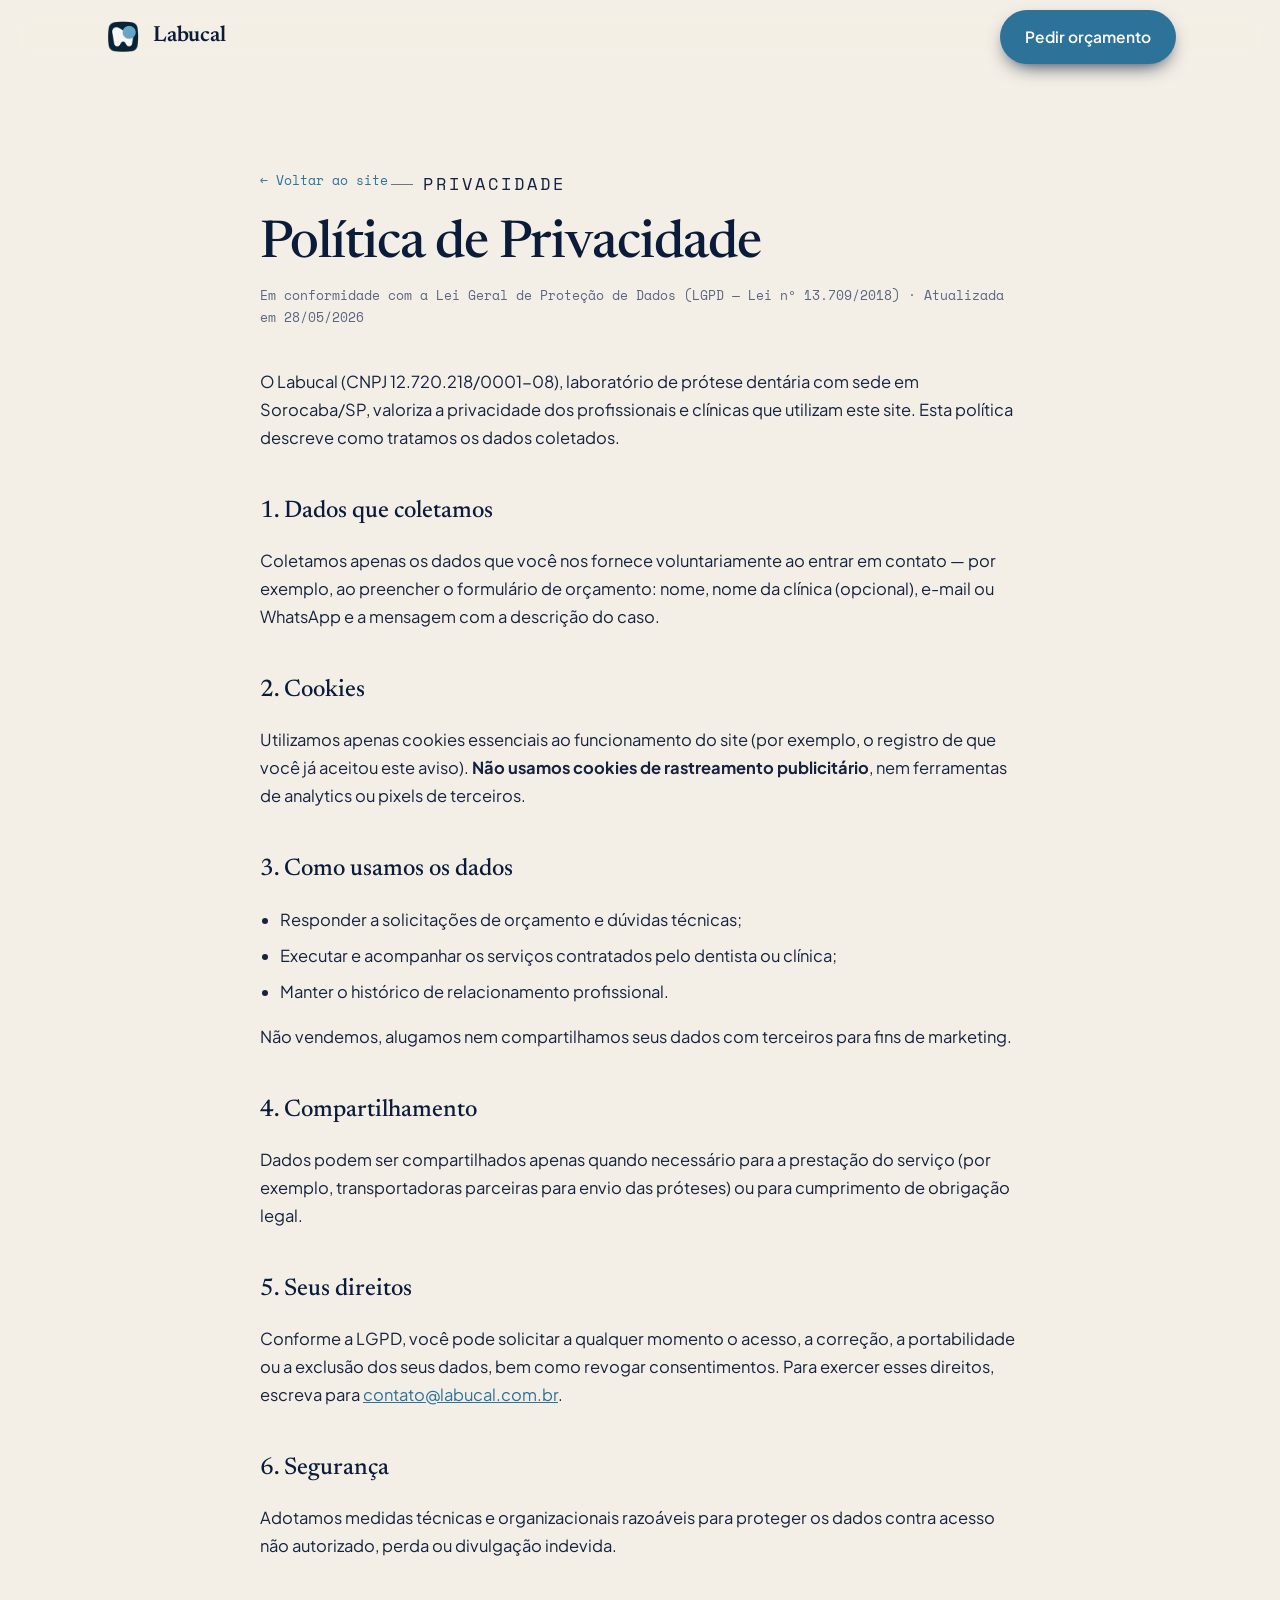
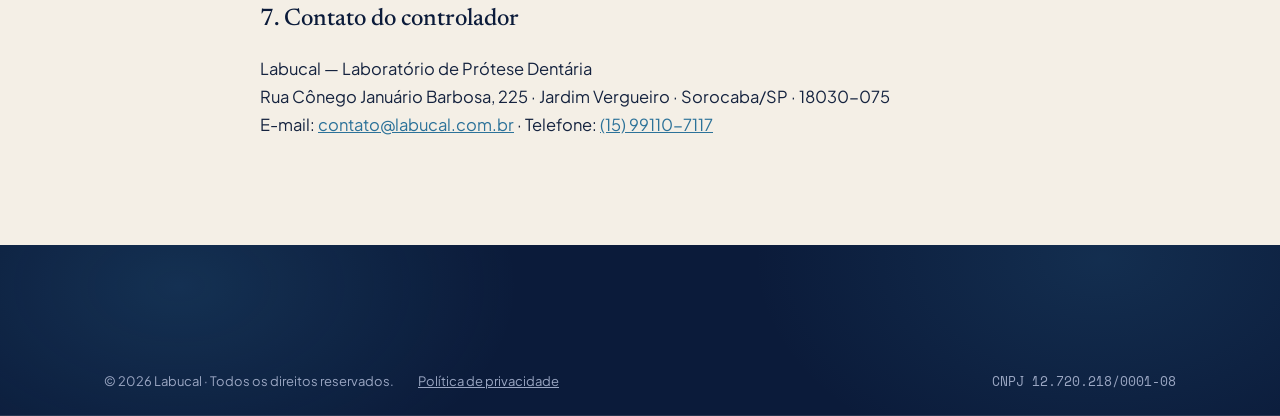
<file: privacidade.html>
<!DOCTYPE html>
<html lang="pt-BR">
<head>
<meta charset="UTF-8" />
<meta name="viewport" content="width=device-width, initial-scale=1" />
<title>Política de Privacidade | Labucal</title>
<meta name="description" content="Política de Privacidade do Labucal — laboratório de prótese dentária em Sorocaba/SP. Tratamento de dados conforme a LGPD." />
<link rel="canonical" href="https://labucal.pages.dev/privacidade.html" />
<meta name="theme-color" content="#0A1B3D" />
<meta name="robots" content="index,follow" />
<link rel="preconnect" href="https://fonts.googleapis.com" />
<link rel="preconnect" href="https://fonts.gstatic.com" crossorigin />
<link href="https://fonts.googleapis.com/css2?family=Newsreader:ital,opsz,wght@0,6..72,400;0,6..72,500;0,6..72,600;1,6..72,400&family=Plus+Jakarta+Sans:wght@400;500;600;700&family=Space+Mono:wght@400;700&display=swap" rel="stylesheet" />
<link rel="stylesheet" href="styles.css" />

<link rel="icon" href="/assets/brand/favicon.ico" sizes="any" />
<link rel="icon" type="image/png" sizes="32x32" href="/assets/brand/favicon-32.png" />
<link rel="apple-touch-icon" href="/assets/brand/apple-touch-icon.png" />
<style>
  .doc { max-width: 760px; margin: 0 auto; padding-block: clamp(48px,7vw,96px); }
  .doc .back { display:inline-flex; align-items:center; gap:8px; font-family:var(--font-mono); font-size:13px; color:var(--accent-deep); text-decoration:none; margin-bottom: 28px; }
  .doc h1 { font-size: clamp(34px,5vw,52px); line-height:1.05; letter-spacing:-.02em; margin: 0 0 12px; }
  .doc .upd { font-family: var(--font-mono); font-size: 12.5px; color: var(--muted); margin-bottom: 40px; }
  .doc h2 { font-size: 24px; margin: 40px 0 12px; }
  .doc p, .doc li { color: var(--text); font-size: 16.5px; line-height: 1.7; }
  .doc ul { padding-left: 20px; }
  .doc li { margin-bottom: 8px; }
  .doc a { color: var(--accent-deep); }
</style>
</head>
<body>
<header class="site-header">
  <nav class="nav" aria-label="Principal">
    <a class="brand" href="index.html#top" aria-label="Labucal — início"><img class="brand-logo" src="/assets/brand/labucal-logo-96.png" alt="" width="38" height="38" /><span class="word">Labucal</span></a>
    <div class="nav-cta"><a class="btn btn-primary" href="index.html#contato">Pedir orçamento</a></div>
  </nav>
</header>

<main class="wrap">
  <article class="doc">
    <a class="back" href="index.html">← Voltar ao site</a>
    <p class="overline">Privacidade</p>
    <h1>Política de Privacidade</h1>
    <p class="upd">Em conformidade com a Lei Geral de Proteção de Dados (LGPD — Lei nº 13.709/2018) · Atualizada em 28/05/2026</p>

    <p>O Labucal (CNPJ 12.720.218/0001-08), laboratório de prótese dentária com sede em Sorocaba/SP, valoriza a privacidade dos profissionais e clínicas que utilizam este site. Esta política descreve como tratamos os dados coletados.</p>

    <h2>1. Dados que coletamos</h2>
    <p>Coletamos apenas os dados que você nos fornece voluntariamente ao entrar em contato — por exemplo, ao preencher o formulário de orçamento: nome, nome da clínica (opcional), e-mail ou WhatsApp e a mensagem com a descrição do caso.</p>

    <h2>2. Cookies</h2>
    <p>Utilizamos apenas cookies essenciais ao funcionamento do site (por exemplo, o registro de que você já aceitou este aviso). <strong>Não usamos cookies de rastreamento publicitário</strong>, nem ferramentas de analytics ou pixels de terceiros.</p>

    <h2>3. Como usamos os dados</h2>
    <ul>
      <li>Responder a solicitações de orçamento e dúvidas técnicas;</li>
      <li>Executar e acompanhar os serviços contratados pelo dentista ou clínica;</li>
      <li>Manter o histórico de relacionamento profissional.</li>
    </ul>
    <p>Não vendemos, alugamos nem compartilhamos seus dados com terceiros para fins de marketing.</p>

    <h2>4. Compartilhamento</h2>
    <p>Dados podem ser compartilhados apenas quando necessário para a prestação do serviço (por exemplo, transportadoras parceiras para envio das próteses) ou para cumprimento de obrigação legal.</p>

    <h2>5. Seus direitos</h2>
    <p>Conforme a LGPD, você pode solicitar a qualquer momento o acesso, a correção, a portabilidade ou a exclusão dos seus dados, bem como revogar consentimentos. Para exercer esses direitos, escreva para <a href="mailto:contato@labucal.com.br">contato@labucal.com.br</a>.</p>

    <h2>6. Segurança</h2>
    <p>Adotamos medidas técnicas e organizacionais razoáveis para proteger os dados contra acesso não autorizado, perda ou divulgação indevida.</p>

    <h2>7. Contato do controlador</h2>
    <p>
      Labucal — Laboratório de Prótese Dentária<br/>
      Rua Cônego Januário Barbosa, 225 · Jardim Vergueiro · Sorocaba/SP · 18030-075<br/>
      E-mail: <a href="mailto:contato@labucal.com.br">contato@labucal.com.br</a> · Telefone: <a href="tel:+5515991107117">(15) 99110-7117</a>
    </p>
  </article>
</main>

<footer class="footer on-ink">
  <div class="wrap">
    <div class="footer-bottom" style="border-top:none">
      <span>© 2026 Labucal · Todos os direitos reservados.</span>
      <a href="privacidade.html">Política de privacidade</a>
      <span class="cnpj">CNPJ 12.720.218/0001-08</span>
    </div>
  </div>
</footer>
</body>
</html>
</file>
<file: styles.css>
/* ============================================================
   LABUCAL — "Precisão" design system
   Warm bone paper · deep clinical navy · sky-blue accent
   Newsreader (display serif) · Plus Jakarta Sans (UI) · Space Mono (labels)
   ============================================================ */

:root {
  /* ---- palette (default: "Clínica" — navy + bone + amber) ---- */
  --ink: #0B1B3A;            /* deep navy — brand + headings */
  --ink-2: #16294b;          /* lifted navy for gradients */
  --ink-3: #20355c;
  --paper: #F4EFE6;          /* warm bone — page bg */
  --paper-2: #ECE5D7;        /* deeper bone — alt sections */
  --surface: #FFFFFF;
  --surface-warm: #FBF8F1;
  --line: rgba(11, 27, 58, 0.13);
  --line-soft: rgba(11, 27, 58, 0.07);
  --text: #15233f;           /* body text */
  --muted: #5b6580;          /* secondary text */
  --muted-2: #8289aa;
  --accent: #3E92C0;         /* azul céu (accent principal) */
  --accent-deep: #2C7299;    /* azul mais escuro (hover) */
  --accent-soft: #7FBBDD;    /* azul claro (sobre fundo escuro) */
  --accent-tint: #DDEEF6;    /* azul muito claro (tints/fundos) */
  --on-ink: #EDE7DA;         /* text on navy */
  --on-ink-mut: #9aa6c2;     /* muted text on navy */

  /* ---- type ---- */
  --font-display: "Newsreader", Georgia, "Times New Roman", serif;
  --font-sans: "Plus Jakarta Sans", system-ui, -apple-system, sans-serif;
  --font-mono: "Space Mono", "SFMono-Regular", ui-monospace, monospace;

  /* ---- spacing / radius ---- */
  --r-sm: 6px;
  --r: 12px;
  --r-lg: 20px;
  --r-xl: 28px;
  --maxw: 1200px;
  --gut: clamp(20px, 5vw, 64px);
  --shadow-sm: 0 1px 2px rgba(11,27,58,.05), 0 2px 8px rgba(11,27,58,.05);
  --shadow: 0 4px 12px rgba(11,27,58,.06), 0 18px 40px -20px rgba(11,27,58,.22);
  --shadow-lg: 0 30px 70px -30px rgba(11,27,58,.45);
}

/* alt palette: "Tecido" — cooler, more medtech (toggled via Tweaks) */
:root[data-palette="frio"] {
  --paper: #F1F3F5;
  --paper-2: #E7EBEF;
  --surface-warm: #FAFBFC;
  --accent: #1E7C8C;
  --accent-deep: #155f6c;
  --accent-soft: #9ed0d6;
  --accent-tint: #DCEDEF;
  --line: rgba(11, 27, 58, 0.12);
}
/* alt palette: "Ardósia" — darker, premium */
:root[data-palette="grafite"] {
  --paper: #E9E6E0;
  --paper-2: #DEDAD2;
  --ink: #1A1A1E;
  --ink-2: #26262c;
  --ink-3: #33333a;
  --text: #232228;
  --muted: #5e5c66;
  --accent: #A8853C;
  --accent-deep: #846828;
  --accent-soft: #d8c189;
  --accent-tint: #ECE3CC;
  --on-ink: #ECE7DC;
}

/* type variants */
:root[data-type="grotesk"] {
  --font-display: "Plus Jakarta Sans", system-ui, sans-serif;
}

* { box-sizing: border-box; }
html {
  scroll-behavior: smooth;
  /* oculta a barra nativa da janela (sem reservar espaço → sem deslocar o conteúdo).
     A barra custom (overlay) é desenhada por JS; a barra do chat mantém a sua. */
  scrollbar-width: none;
  -ms-overflow-style: none;
}
html::-webkit-scrollbar { width: 0; height: 0; display: none; }
@media (prefers-reduced-motion: reduce) { html { scroll-behavior: auto; } }

/* foco visível global (WCAG 2.4.7) */
:focus-visible { outline: 2px solid var(--accent-deep); outline-offset: 2px; border-radius: 3px; }
/* skip-link (WCAG 2.4.1) */
.skip-link {
  position: fixed; left: 12px; top: -56px; z-index: 200;
  background: var(--ink); color: var(--on-ink);
  padding: 11px 18px; border-radius: 10px; font-weight: 600; text-decoration: none;
  box-shadow: var(--shadow); transition: top .2s ease;
}
.skip-link:focus { top: 12px; }

/* ---------- barra de rolagem custom (overlay, controlada por JS) ---------- */
.app-scrollbar {
  position: fixed; top: 2px; right: 2px; bottom: 2px;
  width: 10px; z-index: 95;
  pointer-events: none; opacity: 0;
  transition: opacity .35s ease;
}
.app-scrollbar.is-active { opacity: 1; }
.app-scrollbar__thumb {
  position: absolute; top: 0; right: 0;
  width: 6px; min-height: 36px; border-radius: 999px;
  background: rgba(62,146,192,.6);   /* --accent translúcido: visível sobre claro e escuro */
  pointer-events: auto; cursor: grab;
  will-change: transform, height;
  transition: width .15s ease, background .2s ease;
}
.app-scrollbar:hover .app-scrollbar__thumb,
.app-scrollbar.is-dragging .app-scrollbar__thumb { width: 10px; background: rgba(62,146,192,.9); }
.app-scrollbar.is-dragging .app-scrollbar__thumb { cursor: grabbing; }
@media (prefers-reduced-motion: reduce) { .app-scrollbar { transition: opacity .01ms; } }
@media (hover: none) and (pointer: coarse) { .app-scrollbar__thumb { pointer-events: none; cursor: default; } }

body {
  margin: 0;
  font-family: var(--font-sans);
  color: var(--text);
  background: var(--paper);
  font-size: 17px;
  line-height: 1.6;
  -webkit-font-smoothing: antialiased;
  text-rendering: optimizeLegibility;
  overflow-x: clip;
}

img { max-width: 100%; display: block; }
a { color: inherit; }

::selection { background: var(--accent); color: #fff; }

/* ---------- layout helpers ---------- */
.wrap { max-width: var(--maxw); margin: 0 auto; padding-inline: var(--gut); }
.section { padding-block: clamp(64px, 9vw, 128px); }

.overline {
  font-family: var(--font-mono);
  font-size: 12.5px;
  letter-spacing: 0.18em;
  text-transform: uppercase;
  color: var(--accent-deep);
  display: inline-flex;
  align-items: center;
  gap: 10px;
  margin: 0 0 18px;
}
.overline::before {
  content: "";
  width: 22px; height: 1px;
  background: currentColor;
  opacity: .6;
}
.on-ink .overline { color: var(--accent-soft); }

h1, h2, h3 { font-family: var(--font-display); font-weight: 500; color: var(--ink); }
h2.title {
  font-size: clamp(30px, 4.6vw, 54px);
  line-height: 1.04;
  letter-spacing: -0.015em;
  margin: 0 0 22px;
  max-width: 16ch;
  text-wrap: balance;
}
.on-ink h2.title, .on-ink h1, .on-ink h3 { color: var(--on-ink); }
.lead { font-size: clamp(17px, 1.7vw, 20px); color: var(--muted); max-width: 56ch; margin: 0; line-height: 1.55; }
.on-ink .lead { color: var(--on-ink-mut); }

/* ---------- buttons ---------- */
.btn {
  display: inline-flex; align-items: center; gap: 9px;
  font-family: var(--font-sans);
  font-weight: 600; font-size: 15.5px;
  padding: 14px 24px;
  border-radius: 999px;
  border: 1px solid transparent;
  cursor: pointer;
  text-decoration: none;
  transition: transform .18s ease, background .2s ease, box-shadow .2s ease, border-color .2s;
  white-space: nowrap;
}
.btn:active { transform: translateY(1px); }
.btn-primary { background: var(--accent-deep); color: #fff; box-shadow: 0 8px 20px -8px var(--ink); }
.btn-primary:hover { background: var(--ink); transform: translateY(-2px); }
.btn-ghost { background: transparent; color: var(--ink); border-color: var(--line); }
.btn-ghost:hover { border-color: var(--ink); background: rgba(11,27,58,.03); }
.on-ink .btn-ghost { color: var(--on-ink); border-color: rgba(237,231,218,.28); }
.on-ink .btn-ghost:hover { border-color: var(--on-ink); background: rgba(237,231,218,.07); }
.btn-arrow { transition: transform .2s; }
.btn:hover .btn-arrow { transform: translateX(3px); }

/* =====================================================
   HEADER
   ===================================================== */
.site-header {
  position: sticky; top: 0; z-index: 60;
  background: color-mix(in srgb, var(--paper) 80%, transparent);
  backdrop-filter: blur(14px) saturate(1.4);
  border-bottom: 1px solid transparent;
  transition: border-color .3s, background .3s, box-shadow .3s;
}
.site-header.scrolled { border-bottom-color: var(--line); box-shadow: var(--shadow-sm); }
.nav {
  display: flex; align-items: center; gap: 28px;
  height: 74px;
  max-width: var(--maxw); margin: 0 auto; padding-inline: var(--gut);
}
.brand { display: flex; align-items: center; gap: 11px; text-decoration: none; margin-right: auto; }
.brand .word { font-family: var(--font-display); font-weight: 600; font-size: 22px; color: var(--ink); letter-spacing: -.01em; }
.nav-links { display: flex; gap: 4px; }
.nav-links a {
  text-decoration: none; color: var(--text); font-weight: 500; font-size: 15px;
  padding: 9px 14px; border-radius: 999px; transition: background .18s, color .18s;
}
.nav-links a:hover { background: rgba(11,27,58,.05); color: var(--ink); }
.nav-cta { display: flex; align-items: center; gap: 14px; }
.nav-phone { text-decoration: none; font-family: var(--font-mono); font-size: 13.5px; color: var(--muted); font-weight: 700; }
.nav-phone:hover { color: var(--accent-deep); }
.hamburger { display: none; }

@media (max-width: 920px) {
  .nav-links, .nav-cta .btn, .nav-phone { display: none; }
  .hamburger {
    display: grid; place-items: center; width: 44px; height: 44px;
    background: none; border: 1px solid var(--line); border-radius: 10px; cursor: pointer;
  }
  .hamburger span { width: 18px; height: 2px; background: var(--ink); display: block; position: relative; transition: .25s; }
  .hamburger span::before, .hamburger span::after { content:""; position:absolute; left:0; width:18px; height:2px; background:var(--ink); transition:.25s; }
  .hamburger span::before { top: -6px; } .hamburger span::after { top: 6px; }
}

/* mobile menu */
.mobile-menu {
  position: fixed; inset: 0; z-index: 70;
  background: var(--ink); color: var(--on-ink);
  display: flex; flex-direction: column; padding: 28px var(--gut);
  transform: translateY(-100%); transition: transform .4s cubic-bezier(.22,1,.36,1);
  visibility: hidden;
}
.mobile-menu.open { transform: translateY(0); visibility: visible; }
.mobile-menu .mm-top { display:flex; align-items:center; justify-content:space-between; }
.mobile-menu .mm-close { background:none; border:1px solid rgba(237,231,218,.25); color:var(--on-ink); width:44px;height:44px;border-radius:10px; font-size:22px; cursor:pointer; }
.mobile-menu nav { display: flex; flex-direction: column; gap: 4px; margin-top: 48px; }
.mobile-menu nav a { text-decoration:none; color:var(--on-ink); font-family:var(--font-display); font-size:30px; padding:12px 0; border-bottom:1px solid rgba(237,231,218,.1); }
.mobile-menu .mm-foot { margin-top:auto; display:flex; flex-direction:column; gap:8px; font-family:var(--font-mono); font-size:14px; color:var(--on-ink-mut); }

/* =====================================================
   HERO
   ===================================================== */
.hero {
  background: var(--ink);
  color: var(--on-ink);
  position: relative;
  overflow: hidden;
  isolation: isolate;
}
.hero::before { /* subtle radial warm glow */
  content:""; position:absolute; z-index:-1; inset:0;
  background:
    radial-gradient(900px 500px at 78% 18%, rgba(62,146,192,.20), transparent 60%),
    radial-gradient(700px 500px at 10% 90%, rgba(40,70,130,.5), transparent 60%);
}
.hero::after {
  content: "";
  position: absolute;
  inset: 0;
  z-index: -2;
  background:
    linear-gradient(90deg, rgba(11,27,58,.96) 0%, rgba(11,27,58,.82) 48%, rgba(11,27,58,.70) 100%),
    url("/assets/labucal-images/hero-lab-bg.jpg") center / cover no-repeat;
  filter: blur(6px) saturate(.82) brightness(.75);
  transform: scale(1.04);
  opacity: .46;
}
.hero .wrap { display: grid; grid-template-columns: 1.05fr .95fr; gap: clamp(32px, 5vw, 72px); align-items: center; padding-block: clamp(56px, 8vw, 104px); }
.hero-copy h1 {
  font-size: clamp(38px, 6vw, 76px);
  line-height: 1.0; letter-spacing: -0.025em; font-weight: 500;
  margin: 18px 0 24px; text-wrap: balance;
}
.hero-copy h1 em { font-style: italic; color: var(--accent-soft); }
.hero-copy .lead { color: var(--on-ink-mut); font-size: clamp(17px,1.7vw,20px); max-width: 46ch; }
.hero-cta { display: flex; gap: 14px; margin-top: 34px; flex-wrap: wrap; }
.hero-trust { display:flex; gap: 26px; margin-top: 42px; padding-top: 28px; border-top:1px solid rgba(237,231,218,.14); flex-wrap: wrap; }
.hero-trust .t { display:flex; flex-direction:column; gap:2px; }
.hero-trust .t b { font-family: var(--font-display); font-size: 26px; color: var(--on-ink); font-weight: 600; }
.hero-trust .t span { font-size: 13px; color: var(--on-ink-mut); }

/* hero visual */
.hero-visual { position: relative; aspect-ratio: 4/4.5; }
.hero-figure {
  position: absolute; inset: 0; border-radius: var(--r-xl);
  overflow: hidden; box-shadow: var(--shadow-lg);
  border: 1px solid rgba(237,231,218,.12);
}
.hero-bg {
  background:
    radial-gradient(520px 360px at 52% 47%, rgba(32,53,92,.24), transparent 62%),
    linear-gradient(145deg, rgba(17,38,78,.96), rgba(8,23,53,.98));
}
.hero-bg::after {
  content: "";
  position: absolute;
  inset: 0;
  z-index: 1;
  background:
    linear-gradient(180deg, rgba(255,255,255,.025), rgba(11,27,58,.18)),
    radial-gradient(460px 320px at 54% 48%, transparent, rgba(5,16,39,.36) 76%);
  pointer-events: none;
}
.constellation { position: absolute; inset: 0; z-index: 2; pointer-events: none; opacity: .9; }
.hero-teeth {
  position: absolute;
  inset: 17% 15% 15%;
  z-index: 3;
  display: grid;
  place-items: center;
  pointer-events: none;
  filter: drop-shadow(0 28px 34px rgba(4, 12, 30, .34));
  --teeth-upper-y: -150px;
  --teeth-lower-y: 170px;
  --teeth-scale: .86;
  isolation: isolate;
}
.hero-teeth-part {
  position: absolute;
  inset: 0;
  width: 100%;
  height: 100%;
  max-width: none;
  object-fit: contain;
  will-change: transform;
  transition: transform 80ms linear;
}
.hero-teeth-upper {
  transform: translate3d(0, var(--teeth-upper-y), 0) scale(var(--teeth-scale));
  transform-origin: 50% 72%;
  z-index: 2;
}
.hero-teeth-lower {
  transform: translate3d(0, var(--teeth-lower-y), 0) scale(var(--teeth-scale));
  transform-origin: 50% 28%;
  z-index: 1;
}
.hero-badge {
  position: absolute; left: -14px; bottom: 34px; z-index: 4;
  background: var(--surface); color: var(--ink);
  border-radius: var(--r); padding: 14px 18px; box-shadow: var(--shadow);
  display: flex; align-items: center; gap: 13px; max-width: 240px;
}
.hero-badge .ic { width: 40px; height: 40px; border-radius: 10px; background: var(--accent-tint); color: var(--accent-deep); display:grid; place-items:center; flex:none; }
.hero-badge b { font-size: 14px; display:block; font-weight: 700; }
.hero-badge span { font-size: 12.5px; color: var(--muted); }

@media (max-width: 860px) {
  .hero .wrap { grid-template-columns: 1fr; }
  /* mobile: removemos o visual dos dentes do hero (fica só o texto sobre o fundo) */
  .hero-visual { display: none; }
}
@media (prefers-reduced-motion: reduce) {
  .hero-teeth {
    --teeth-upper-y: -40px;
    --teeth-lower-y: 55px;
    --teeth-scale: .98;
  }
}

/* =====================================================
   IMAGE PLACEHOLDERS (until real photos arrive)
   ===================================================== */
.ph {
  position: relative; width: 100%; height: 100%;
  background:
    repeating-linear-gradient(45deg, rgba(11,27,58,.035) 0 2px, transparent 2px 11px),
    linear-gradient(135deg, var(--paper-2), var(--surface-warm));
  display: grid; place-items: center; color: var(--muted); overflow: hidden;
}
.ph.dark {
  background:
    repeating-linear-gradient(45deg, rgba(255,255,255,.03) 0 2px, transparent 2px 11px),
    linear-gradient(135deg, var(--ink-2), var(--ink));
  color: var(--on-ink-mut);
}
/* Imágenes reales dentro de los contenedores .ph */
.ph > img { position:absolute; inset:0; width:100%; height:100%; object-fit:cover; display:block; }
/* Logo de marca (header, menu mobile, footer) */
.brand-logo { width:38px; height:38px; border-radius:9px; object-fit:contain; flex:none; }

/* =====================================================
   PEÇAS DECORATIVAS ANIMADAS POR SCROLL (port da v1)
   ===================================================== */
.has-decor { position: relative; overflow: hidden; }
.has-decor > .wrap { position: relative; z-index: 1; }
.section-prosthesis {
  --from-x: 0px; --from-rot: 0deg; --to-x: 0px; --to-rot: 0deg;
  --scroll-x: 0px; --scroll-y: 0px; --scroll-rot: 0deg; --scroll-scale: 0.94;
  --decor-opacity: 0.42;
  position: absolute; top: 8%;
  width: clamp(260px, 36vw, 560px);
  pointer-events: none; z-index: 0; opacity: 0;
  transform: translate3d(calc(var(--from-x) + var(--scroll-x)), var(--scroll-y), 0) rotate(calc(var(--from-rot) + var(--scroll-rot))) scale(var(--scroll-scale));
  transition: opacity 900ms ease, transform 120ms linear;
  filter: drop-shadow(0 18px 32px rgba(11,27,58,.55)) drop-shadow(0 3px 8px rgba(11,27,58,.45));
}
.section-prosthesis.in {
  opacity: var(--decor-opacity);
  transform: translate3d(calc(var(--to-x) + var(--scroll-x)), var(--scroll-y), 0) rotate(calc(var(--to-rot) + var(--scroll-rot))) scale(var(--scroll-scale));
}
.on-ink .section-prosthesis { --decor-opacity: 0.30; filter: drop-shadow(0 22px 44px rgba(0,0,0,.5)); }
.section-prosthesis.decor-right { right: max(-120px, -7vw); top: 8%; --from-x: 120px; --from-rot: 12deg; --to-rot: -5deg; }
.section-prosthesis.decor-left  { left: max(-140px, -8vw); bottom: 8%; top: auto; --from-x: -120px; --from-rot: -13deg; --to-rot: 5deg; }
.section-prosthesis.decor-high  { top: 10%; bottom: auto; }
.section-prosthesis.decor-low   { top: auto; bottom: 4%; }
.section-prosthesis.decor-slim  { width: clamp(180px, 26vw, 410px); }
.section-prosthesis.decor-small { width: clamp(160px, 21vw, 320px); --decor-opacity: 0.32; }
.on-ink .section-prosthesis.decor-small { --decor-opacity: 0.24; }
.section-prosthesis.decor-left.decor-small  { left: max(-90px, -5vw); }
.section-prosthesis.decor-right.decor-small { right: max(-90px, -5vw); }
@media (max-width: 860px) { .section-prosthesis { display: none; } }
@media (prefers-reduced-motion: reduce) { .section-prosthesis { transition: opacity .01ms; } }

/* =====================================================
   SOBRE / PILLARS
   ===================================================== */
.sobre { background: var(--paper); }
.pillars { display: grid; grid-template-columns: repeat(3, 1fr); gap: 24px; margin-top: 12px; }
.pillar {
  background: var(--surface); border: 1px solid var(--line-soft); border-radius: var(--r-lg);
  padding: 30px 28px; box-shadow: var(--shadow-sm);
  transition: transform .25s, box-shadow .25s;
}
.pillar:hover { transform: translateY(-4px); box-shadow: var(--shadow); }
.pillar .num { font-family: var(--font-mono); font-size: 12px; color: var(--accent-deep); letter-spacing: .1em; }
.pillar .pic { width: 48px; height: 48px; border-radius: 12px; background: var(--accent-tint); color: var(--accent-deep); display:grid; place-items:center; margin: 16px 0 18px; }
.pillar h3 { font-size: 23px; margin: 0 0 10px; font-weight: 600; }
.pillar p { margin: 0; color: var(--muted); font-size: 15.5px; }
.section-head { margin-bottom: 52px; max-width: 720px; }
.section-head.center { margin-inline: auto; text-align: center; }
.section-head.center .overline { justify-content: center; }
.section-head.center .lead { margin-inline: auto; }

@media (max-width: 820px){ .pillars { grid-template-columns: 1fr; } }

/* =====================================================
   SERVIÇOS
   ===================================================== */
.servicos { background: var(--paper-2); }
.serv-grid { display: grid; grid-template-columns: repeat(2, 1fr); gap: 22px; }
.serv-card {
  background: var(--surface); border-radius: var(--r-lg); overflow: hidden;
  border: 1px solid var(--line-soft); box-shadow: var(--shadow-sm);
  display: grid; grid-template-columns: 200px 1fr;
  transition: transform .25s, box-shadow .25s;
}
.serv-card:hover { transform: translateY(-4px); box-shadow: var(--shadow); }
.serv-card .serv-img { position: relative; min-height: 200px; }
.serv-card .serv-body { padding: 26px 28px; display:flex; flex-direction:column; }
.serv-card h3 { font-size: 22px; margin: 0 0 10px; font-weight: 600; }
.serv-card p { margin: 0 0 18px; color: var(--muted); font-size: 15px; flex: 1; }
.serv-link {
  font-family: var(--font-sans); font-weight: 600; font-size: 14.5px; color: var(--accent-deep);
  text-decoration: none; display: inline-flex; align-items: center; gap: 7px; align-self: flex-start;
}
.serv-link:hover .btn-arrow { transform: translateX(3px); }
.serv-extra { display: none; }
.serv-extra.show { display: grid; grid-template-columns: repeat(2,1fr); gap: 22px; margin-top: 22px; animation: fadeUp .4s ease; }
.serv-toggle-wrap { display:flex; justify-content:center; margin-top: 36px; }
@keyframes fadeUp { from { opacity:0; transform: translateY(14px);} to {opacity:1; transform:none;} }

@media (max-width: 980px){ .serv-grid, .serv-extra.show { grid-template-columns: 1fr; } }
@media (max-width: 520px){ .serv-card { grid-template-columns: 1fr; } .serv-card .serv-img{ min-height: 160px;} }

/* =====================================================
   PROCESSO
   ===================================================== */
.processo { background: var(--ink); color: var(--on-ink); }
.steps { display: grid; grid-template-columns: repeat(5, 1fr); gap: 20px; counter-reset: step; position: relative; }
.step { position: relative; padding-top: 30px; }
.step::before { /* connector dot line */
  content:""; position:absolute; top: 7px; left:0; right:0; height:1px; background: rgba(237,231,218,.16);
}
.step .dot { position:absolute; top:0; left:0; width:15px; height:15px; border-radius:50%; background: var(--accent); box-shadow:0 0 0 4px rgba(62,146,192,.18); }
.step .snum { font-family: var(--font-mono); font-size: 12px; color: var(--accent-soft); letter-spacing:.1em; }
.step h3 { font-size: 20px; margin: 10px 0 9px; color: var(--on-ink); font-weight: 600; }
.step p { margin: 0; font-size: 14.5px; color: var(--on-ink-mut); }
@media (max-width: 900px){ .steps { grid-template-columns: 1fr 1fr; gap: 30px 22px; } }
@media (max-width: 520px){ .steps { grid-template-columns: 1fr; } }

/* =====================================================
   GALERIA
   ===================================================== */
.galeria { background: var(--paper); }
.gal-grid { display: grid; grid-template-columns: repeat(3, 1fr); gap: 18px; }
.gal-item {
  position: relative; aspect-ratio: 4/3.2; border-radius: var(--r); overflow: hidden;
  border: 1px solid var(--line-soft); box-shadow: var(--shadow-sm);
}
.gal-item .reg { position:absolute; top:12px; left:12px; z-index:3; font-family:var(--font-mono); font-size:10.5px; letter-spacing:.08em; background:var(--ink); color:var(--on-ink); padding:4px 9px; border-radius:99px; }
.gal-item .cap {
  position:absolute; left:0; right:0; bottom:0; z-index:3; padding: 30px 16px 14px;
  background: linear-gradient(transparent, rgba(11,27,58,.82)); color:#fff;
  font-size: 13.5px; font-weight: 500; transform: translateY(8px); opacity:0; transition:.3s;
}
.gal-item:hover .cap { transform:none; opacity:1; }
.gal-item .ph { transition: transform .5s; }
.gal-item:hover .ph { transform: scale(1.05); }
@media (max-width: 820px){ .gal-grid { grid-template-columns: 1fr 1fr; } }
@media (max-width: 520px){ .gal-grid { grid-template-columns: 1fr; } }

/* =====================================================
   REDE / CONSTELAÇÃO + DEPOIMENTOS
   ===================================================== */
.rede { background: var(--ink-2); color: var(--on-ink); position: relative; overflow: hidden; }
.rede::before { content:""; position:absolute; inset:0; background: radial-gradient(700px 400px at 85% 10%, rgba(62,146,192,.14), transparent 60%); }
.rede .wrap { position: relative; }
.rede-grid { display: grid; grid-template-columns: 1fr 1fr; gap: clamp(32px,5vw,64px); align-items: center; }
.net { position: relative; aspect-ratio: 1/0.86; }
.net svg { width: 100%; height: 100%; overflow: visible; }
.net .node { cursor: pointer; }
.net .node circle { transition: r .2s, fill .2s; }
.net .node:hover circle.core { r: 9; fill: var(--accent-soft); }
.net-tip {
  position: absolute; pointer-events: none; z-index: 5;
  background: var(--surface); color: var(--ink); padding: 9px 13px; border-radius: 10px;
  font-size: 13px; box-shadow: var(--shadow); transform: translate(-50%, -130%);
  opacity: 0; transition: opacity .15s; white-space: nowrap;
}
.net-tip b { display:block; font-size: 13.5px; }
.net-tip span { font-size: 11.5px; color: var(--muted); font-family: var(--font-mono); }
.depo-list { display: flex; flex-direction: column; gap: 18px; }
.depo {
  background: rgba(255,255,255,.05); border: 1px solid rgba(237,231,218,.12); border-radius: var(--r-lg);
  padding: 24px 26px; backdrop-filter: blur(4px);
}
.depo p { margin: 0 0 16px; font-family: var(--font-display); font-size: 18px; line-height: 1.45; color: var(--on-ink); font-style: italic; }
.depo .who { display: flex; align-items: center; gap: 12px; }
.depo .av { width: 38px; height:38px; border-radius:50%; background: var(--accent); color:#fff; display:grid; place-items:center; font-weight:700; font-size:15px; flex:none; font-family: var(--font-sans); }
.depo .who b { font-size: 14.5px; color: var(--on-ink); display:block; }
.depo .who span { font-size: 12.5px; color: var(--on-ink-mut); }
.depo-note { font-size: 12px; color: var(--on-ink-mut); margin-top: 8px; opacity:.8; }
@media (max-width: 860px){ .rede-grid { grid-template-columns: 1fr; } .net { max-width: 460px; margin-inline:auto; } }

/* =====================================================
   CONTATO
   ===================================================== */
.contato { background: var(--paper); }
.contato-grid { display: grid; grid-template-columns: 1fr 1.05fr; gap: clamp(32px,5vw,60px); }
.contact-list { display: flex; flex-direction: column; gap: 4px; margin: 28px 0 0; }
.contact-row { display: flex; gap: 14px; align-items: flex-start; padding: 15px 0; border-bottom: 1px solid var(--line-soft); text-decoration: none; color: var(--text); transition: color .15s; }
.contact-row:hover { color: var(--accent-deep); }
.contact-row .ic { width: 38px; height: 38px; border-radius: 10px; background: var(--accent-tint); color: var(--accent-deep); display:grid; place-items:center; flex:none; }
.contact-row .ct b { display:block; font-size: 15px; font-weight: 600; color: var(--ink); }
.contact-row .ct span { font-size: 14px; color: var(--muted); }

/* form */
.form-card { background: var(--surface); border: 1px solid var(--line-soft); border-radius: var(--r-xl); padding: clamp(24px,3vw,38px); box-shadow: var(--shadow); }
.field { margin-bottom: 18px; }
.field label { display:block; font-size: 13.5px; font-weight: 600; color: var(--ink); margin-bottom: 7px; }
.field label .opt { font-weight: 400; color: var(--muted-2); font-family: var(--font-mono); font-size: 11px; }
.field input, .field textarea {
  width: 100%; font-family: var(--font-sans); font-size: 15.5px; color: var(--text);
  padding: 13px 15px; border: 1px solid var(--line); border-radius: var(--r); background: var(--surface-warm);
  transition: border-color .18s, box-shadow .18s; resize: vertical;
}
.field input:focus, .field textarea:focus { outline: none; border-color: var(--accent-deep); box-shadow: 0 0 0 3px rgba(62,146,192,.5); background: #fff; }
.field textarea { min-height: 110px; }
.form-card .btn-primary { width: 100%; justify-content: center; margin-top: 4px; }
.form-note { font-size: 12.5px; color: var(--muted); margin: 14px 0 0; text-align:center; }
.form-card.sent .form-fields { display:none; }
.form-sent { display:none; text-align:center; padding: 30px 0; }
.form-card.sent .form-sent { display:block; animation: fadeUp .4s; }
.form-sent .check { width: 60px; height:60px; border-radius:50%; background: var(--accent-tint); color: var(--accent-deep); display:grid; place-items:center; margin: 0 auto 16px; }
.form-sent h3 { font-size: 24px; margin: 0 0 8px; }
.form-sent p { color: var(--muted); margin: 0; font-size: 15px; }

/* map */
.map-wrap { margin-top: 30px; position: relative; border-radius: var(--r-lg); overflow: hidden; border: 1px solid var(--line); box-shadow: var(--shadow-sm); }
.map-wrap iframe { width: 100%; height: 300px; border: 0; display: block; filter: grayscale(.2); }
.map-overlay { position:absolute; inset:0; cursor: pointer; display:grid; place-items:center; background: rgba(11,27,58,.04); transition: opacity .2s; }
.map-overlay.hidden { opacity: 0; pointer-events: none; }
.map-overlay .hint { background: var(--surface); color: var(--ink); padding: 9px 16px; border-radius: 999px; font-size: 13.5px; font-weight: 600; box-shadow: var(--shadow-sm); }
.map-link { display:inline-flex; align-items:center; gap:8px; margin-top: 16px; font-weight:600; font-size:14.5px; color: var(--accent-deep); text-decoration: none; }
.map-link:hover .btn-arrow { transform: translateX(3px); }
@media (max-width: 860px){ .contato-grid { grid-template-columns: 1fr; } }

/* =====================================================
   FAQ
   ===================================================== */
.faq { background: var(--paper-2); }
.faq-list { max-width: 820px; margin: 0 auto; }
.faq-item { border-bottom: 1px solid var(--line); }
.faq-q { width: 100%; background: none; border: 0; cursor: pointer; text-align: left; display: flex; gap: 20px; align-items: center; padding: 24px 4px; font-family: var(--font-display); font-size: clamp(18px,2.2vw,22px); color: var(--ink); font-weight: 500; }
.faq-q .plus { margin-left: auto; flex: none; width: 30px; height: 30px; border-radius: 50%; border:1px solid var(--line); display:grid; place-items:center; position: relative; transition: background .2s, border-color .2s; }
.faq-q .plus::before, .faq-q .plus::after { content:""; position:absolute; background: var(--ink); transition: transform .25s, background .2s; }
.faq-q .plus::before { width:12px; height:2px; } .faq-q .plus::after { width:2px; height:12px; }
.faq-item.open .faq-q .plus { background: var(--accent); border-color: var(--accent); }
.faq-item.open .faq-q .plus::before, .faq-item.open .faq-q .plus::after { background:#fff; }
.faq-item.open .faq-q .plus::after { transform: rotate(90deg); }
.faq-a { overflow: hidden; max-height: 0; transition: max-height .35s ease; }
.faq-a-inner { padding: 0 50px 26px 4px; color: var(--muted); font-size: 15.5px; line-height: 1.6; }

/* =====================================================
   FOOTER
   ===================================================== */
.footer {
  background: var(--ink);
  color: var(--on-ink);
  padding-block: clamp(64px,8vw,104px) 0;
  position: relative;
  overflow: hidden;
  isolation: isolate;
}
.footer::before {
  content: "";
  position: absolute;
  inset: 0;
  z-index: -2;
  background:
    radial-gradient(520px 320px at 14% 24%, rgba(62,146,192,.18), transparent 65%),
    radial-gradient(560px 360px at 86% 8%, rgba(62,146,192,.16), transparent 62%);
}
.footer::after {
  content: "";
  position: absolute;
  inset: auto 0 0;
  height: 1px;
  background: rgba(237,231,218,.12);
}
.footer .wrap { position: relative; z-index: 2; }
.footer-teeth {
  position: absolute;
  z-index: 1;
  width: clamp(220px, 30vw, 440px);
  max-width: none;
  opacity: .13;
  pointer-events: none;
  filter: blur(.2px) drop-shadow(0 24px 42px rgba(0,0,0,.45));
  transform: translateY(70px) rotate(var(--rot, 0deg)) scale(.94);
  transition: transform 900ms cubic-bezier(.22,1,.36,1), opacity 900ms ease;
}
.footer-teeth-left { left: max(-150px, -9vw); bottom: -88px; --rot: 10deg; }
.footer-teeth-right { right: max(-170px, -10vw); top: 20px; --rot: -8deg; }
.footer.in .footer-teeth {
  opacity: .24;
  transform: translateY(0) rotate(var(--rot, 0deg)) scale(1);
}
.footer-grid { display: grid; grid-template-columns: 1.4fr 1fr 1.3fr; gap: 40px; padding-bottom: 52px; }
.footer .brand .word { color: var(--on-ink); }
.footer-tag { color: var(--on-ink-mut); font-size: 15px; max-width: 30ch; margin: 18px 0 22px; }
.footer-social { display: flex; gap: 12px; }
.footer-social a { width: 40px; height: 40px; border-radius: 10px; border: 1px solid rgba(237,231,218,.16); display:grid; place-items:center; color: var(--on-ink); transition: background .2s, border-color .2s; }
.footer-social a:hover { background: var(--accent); border-color: var(--accent); }
.footer col, .footer-col h4 { }
.footer-col h4 { font-family: var(--font-mono); font-size: 12px; letter-spacing: .14em; text-transform: uppercase; color: var(--accent-soft); margin: 0 0 18px; font-weight: 700; }
.footer-col a, .footer-col .fline { display: block; text-decoration: none; color: var(--on-ink-mut); font-size: 14.5px; padding: 7px 0; transition: color .15s; }
.footer-col a:hover { color: var(--on-ink); }
.footer-bottom { border-top: 1px solid rgba(237,231,218,.12); padding-block: 24px; display: flex; flex-wrap: wrap; gap: 8px 24px; align-items: center; font-size: 13px; color: var(--on-ink-mut); }
.footer-bottom a { color: var(--on-ink-mut); }
.footer-bottom a:hover { color: var(--on-ink); }
.footer-bottom .cnpj { font-family: var(--font-mono); margin-left: auto; }
@media (max-width: 760px){ .footer-grid { grid-template-columns: 1fr 1fr; } .footer-brand-col { grid-column: 1/-1; } .footer-teeth { opacity: .11; } }
@media (max-width: 480px){ .footer-grid { grid-template-columns: 1fr; } .footer-bottom .cnpj{ margin-left:0; } .footer-teeth-right { display: none; } }
@media (prefers-reduced-motion: reduce) { .footer-teeth { transition: none; transform: rotate(var(--rot, 0deg)) scale(1); } }

/* =====================================================
   FLOATING: CHAT
   ===================================================== */
.fab-chat {
  position: fixed; right: 22px; bottom: 22px; z-index: 80;
  width: 60px; height: 60px; border-radius: 50%; border: none; cursor: pointer;
  background: var(--accent); color: #fff; box-shadow: var(--shadow-lg);
  display: grid; place-items: center; transition: transform .2s, background .2s;
}
.fab-chat:hover { transform: scale(1.06); background: var(--accent-deep); }
.fab-chat .ic-close { display: none; }
.fab-chat.open .ic-open { display: none; }
.fab-chat.open .ic-close { display: block; }
.fab-chat .pulse { position:absolute; inset:0; border-radius:50%; box-shadow:0 0 0 0 var(--accent); animation: pulse 2.4s infinite; }
@keyframes pulse { 0%{box-shadow:0 0 0 0 rgba(62,146,192,.5);} 70%{box-shadow:0 0 0 16px rgba(62,146,192,0);} 100%{box-shadow:0 0 0 0 rgba(62,146,192,0);} }

.chat-panel {
  position: fixed; right: 22px; bottom: 94px; z-index: 80;
  width: min(380px, calc(100vw - 32px)); height: min(560px, calc(100vh - 130px));
  background: var(--surface); border-radius: var(--r-xl); box-shadow: var(--shadow-lg);
  display: flex; flex-direction: column; overflow: hidden;
  transform: translateY(20px) scale(.96); opacity: 0; pointer-events: none;
  transform-origin: bottom right; transition: transform .28s cubic-bezier(.22,1,.36,1), opacity .25s;
  border: 1px solid var(--line);
}
.chat-panel.open { transform: none; opacity: 1; pointer-events: auto; }
.chat-head { background: var(--ink); color: var(--on-ink); padding: 16px 18px; display: flex; align-items: center; gap: 12px; }
.chat-close { margin-left: auto; flex: none; background: none; border: none; color: var(--on-ink); font-size: 24px; line-height: 1; cursor: pointer; width: 32px; height: 32px; border-radius: 8px; display: grid; place-items: center; opacity: .7; transition: opacity .15s, background .15s; }
.chat-close:hover { opacity: 1; background: rgba(237,231,218,.12); }
.chat-head .av { width: 40px; height: 40px; border-radius: 11px; background: var(--accent); display:grid; place-items:center; color:#fff; font-family: var(--font-display); font-weight: 600; flex:none; }
.chat-head b { display: block; font-size: 15px; color: var(--on-ink); font-family: var(--font-sans); font-weight:700; }
.chat-head .status { font-size: 12px; color: var(--on-ink-mut); display:flex; align-items:center; gap:6px; }
.chat-head .status .led { width:7px;height:7px;border-radius:50%; background:#4ade80; }
.chat-body { flex: 1; overflow-y: auto; padding: 18px; display: flex; flex-direction: column; gap: 12px; background: var(--surface-warm); scrollbar-width: thin; scrollbar-color: rgba(62,146,192,.4) transparent; }
.chat-body::-webkit-scrollbar { width: 8px; }
.chat-body::-webkit-scrollbar-track { background: transparent; }
.chat-body::-webkit-scrollbar-thumb { background: rgba(62,146,192,.4); border-radius: 999px; border: 2px solid transparent; background-clip: padding-box; }
.chat-body::-webkit-scrollbar-thumb:hover { background: rgba(62,146,192,.65); }
.msg { max-width: 84%; padding: 11px 15px; border-radius: 16px; font-size: 14.5px; line-height: 1.5; }
.msg.bot { background: var(--surface); border: 1px solid var(--line-soft); color: var(--text); align-self: flex-start; border-bottom-left-radius: 5px; box-shadow: var(--shadow-sm); }
.msg.user { background: var(--ink); color: var(--on-ink); align-self: flex-end; border-bottom-right-radius: 5px; }
.msg .wa-btn { display:inline-flex; align-items:center; gap:8px; margin-top:10px; background:#25D366; color:#fff; text-decoration:none; padding:9px 14px; border-radius:999px; font-weight:600; font-size:13.5px; }
.typing { display:flex; gap:4px; padding: 13px 16px; }
.typing span { width:7px;height:7px;border-radius:50%; background: var(--muted-2); animation: blink 1.2s infinite; }
.typing span:nth-child(2){animation-delay:.2s;} .typing span:nth-child(3){animation-delay:.4s;}
@keyframes blink { 0%,60%,100%{opacity:.3;} 30%{opacity:1;} }
.chips { display: flex; flex-wrap: wrap; gap: 7px; padding: 0 18px 12px; background: var(--surface-warm); }
.chip { background: var(--surface); border: 1px solid var(--line); border-radius: 999px; padding: 7px 13px; font-size: 13px; font-weight: 500; color: var(--ink); cursor: pointer; transition: background .15s, border-color .15s; font-family: var(--font-sans); }
.chip:hover { background: var(--accent-tint); border-color: var(--accent-soft); }
.chip.wa { background:#25D366; color:#fff; border-color:#25D366; }
.chat-input { display: flex; gap: 8px; padding: 12px; border-top: 1px solid var(--line-soft); background: var(--surface); }
.chat-input input { flex:1; border: 1px solid var(--line); border-radius: 999px; padding: 11px 16px; font-family: var(--font-sans); font-size: 14.5px; }
.chat-input input:focus { outline:none; border-color: var(--accent); }
.chat-input button { width: 44px; height: 44px; flex:none; border-radius: 50%; border:none; background: var(--accent); color:#fff; cursor:pointer; display:grid; place-items:center; transition: background .15s; }
.chat-input button:hover { background: var(--accent-deep); }
.chat-input button:disabled { opacity:.5; cursor:default; }

/* =====================================================
   FLOATING: REVIEWS POPUP
   ===================================================== */
/* =====================================================
   FLOATING: REVIEWS POPUP (refined)
   ===================================================== */
.reviews-pop {
  position: fixed; left: 22px; bottom: 22px; z-index: 75;
  width: min(312px, calc(100vw - 44px));
  background: var(--surface); border-radius: var(--r-lg);
  box-shadow: 0 1px 2px rgba(11,27,58,.06), 0 24px 50px -18px rgba(11,27,58,.32);
  border: 1px solid var(--line-soft); overflow: hidden;
  transform: translateY(16px) scale(.98); opacity: 0; pointer-events: none;
  transition: transform .4s cubic-bezier(.22,1,.36,1), opacity .3s;
}
.reviews-pop.show { transform: none; opacity: 1; pointer-events: auto; }
.reviews-pop .rp-close { position:absolute; top:9px; right:9px; background:none; border:none; cursor:pointer; color:var(--muted-2); width:24px;height:24px; border-radius:6px; line-height:1; font-size:16px; z-index:2; transition: background .15s, color .15s; }
.reviews-pop .rp-close:hover { background: var(--paper-2); color: var(--ink); }

.reviews-pop .rp-top { display:flex; align-items:center; gap:11px; padding: 16px 18px 13px; border-bottom: 1px solid var(--line-soft); }
.reviews-pop .g { width: 22px; height:22px; flex:none; }
.reviews-pop .rp-meta { display:flex; flex-direction:column; gap:1px; }
.reviews-pop .rp-score { display:flex; align-items:center; gap:8px; }
.reviews-pop .rp-score b { font-size: 17px; font-weight: 700; color: var(--ink); font-family: var(--font-sans); letter-spacing:-.01em; }
.stars { display:inline-flex; gap:1px; color: #F5A623; }
.reviews-pop .rp-count { font-size: 11.5px; color: var(--muted); }

.reviews-pop .rp-review { margin: 0; padding: 15px 18px 16px; }
.reviews-pop .rp-quote { margin: 0; font-family: var(--font-display); font-size: 15px; line-height: 1.5; color: var(--text); font-style: italic; }
.reviews-pop .rp-quote::before { content:"“"; color: var(--accent); font-size: 20px; line-height:0; }
.reviews-pop .rp-by { display:flex; align-items:center; gap:9px; margin-top: 13px; }
.reviews-pop .rp-av { width: 28px; height:28px; border-radius:50%; background: var(--accent); color:#fff; display:grid; place-items:center; font-size:12px; font-weight:700; flex:none; }
.reviews-pop .rp-who { display:flex; flex-direction:column; line-height:1.25; }
.reviews-pop .rp-author { font-size: 12.5px; font-weight:600; color: var(--ink); }
.reviews-pop .rp-time { font-size: 11px; color: var(--muted-2); }

.reviews-pop .rp-cta { display:flex; align-items:center; justify-content:space-between; gap:8px; padding: 12px 18px; background: var(--surface-warm); border-top: 1px solid var(--line-soft); text-decoration:none; font-size: 13px; font-weight:600; color: var(--accent-deep); transition: background .15s; }
.reviews-pop .rp-cta:hover { background: var(--accent-tint); }
.reviews-pop .rp-cta .arrow { transition: transform .2s; }
.reviews-pop .rp-cta:hover .arrow { transform: translateX(3px); }

/* =====================================================
   FLOATING: COOKIE NOTICE
   ===================================================== */
.cookie {
  position: fixed; left: 22px; right: 22px; bottom: 22px; z-index: 90;
  max-width: 560px; margin: 0 auto;
  background: var(--ink); color: var(--on-ink); border-radius: var(--r-lg);
  padding: 20px 24px; box-shadow: var(--shadow-lg);
  display: flex; align-items: center; gap: 20px;
  transform: translateY(140%); transition: transform .45s cubic-bezier(.22,1,.36,1);
}
.cookie.show { transform: none; }
.cookie p { margin: 0; font-size: 13.5px; color: var(--on-ink-mut); line-height: 1.5; }
.cookie p b { color: var(--on-ink); display:block; margin-bottom:3px; font-family: var(--font-display); font-size: 15px; }
.cookie p a { color: var(--accent-soft); }
.cookie .btn { flex: none; padding: 11px 22px; }
@media (max-width: 520px){ .cookie { flex-direction: column; align-items: stretch; text-align:left; } .cookie .btn{ justify-content:center; } .reviews-pop { display:none; } }
/* Em telas estreitas o aviso sobe acima do botão de chat (FAB) para não cobri-lo */
@media (max-width: 640px){ .cookie { bottom: 96px; } }

/* utility */
.visually-hidden { position:absolute; width:1px;height:1px; overflow:hidden; clip:rect(0 0 0 0); }
.fade-in { opacity: 0; transform: translateY(24px); transition: opacity .7s ease, transform .7s cubic-bezier(.22,1,.36,1); }
.fade-in.in { opacity: 1; transform: none; }

/* =====================================================
   ASSEMBLY SCENE — "Anatomia da peça" (pinned scroll)
   ===================================================== */
.assembly { background: var(--ink); color: var(--on-ink); position: relative; }
.assembly-track { height: 230vh; position: relative; }
.assembly-stage { position: sticky; top: 0; height: 100vh; display: flex; align-items: center; overflow: hidden; }
.assembly-stage::before { content:""; position:absolute; inset:0; background: radial-gradient(720px 480px at 72% 40%, rgba(62,146,192,.16), transparent 62%); }
.assembly-inner { display: grid; grid-template-columns: 1.05fr .95fr; gap: clamp(28px,5vw,72px); align-items: center; width: 100%; position: relative; z-index: 2; }
.assembly-copy h2.title { color: var(--on-ink); }
.assembly-copy .lead { color: var(--on-ink-mut); }
.assembly-legend { list-style: none; margin: 32px 0 0; padding: 0; display: flex; flex-direction: column; gap: 4px; }
.assembly-legend li { display: flex; gap: 14px; align-items: flex-start; padding: 12px 14px; border-radius: var(--r); opacity: .4; transition: opacity .35s, background .35s; }
.assembly-legend li.active { opacity: 1; background: rgba(255,255,255,.05); }
.assembly-legend .dot { width: 13px; height: 13px; border-radius: 50%; margin-top: 5px; flex: none; background: rgba(237,231,218,.3); transition: background .35s, box-shadow .35s; }
.assembly-legend li.active .dot { background: var(--accent); box-shadow: 0 0 0 4px rgba(62,146,192,.22); }
.assembly-legend b { display: block; font-size: 15.5px; color: var(--on-ink); font-weight: 600; font-family: var(--font-sans); }
.assembly-legend span { font-size: 13px; color: var(--on-ink-mut); }
.assembly-legend .ln { font-family: var(--font-mono); font-size: 11px; color: var(--accent-soft); margin-right: 2px; }

.assembly-viz { position: relative; height: min(72vh, 540px); display: grid; place-items: center; }
.layer-stack {
  position: relative;
  width: min(82vw, 420px);
  aspect-ratio: 920 / 1180;
  filter: drop-shadow(0 30px 52px rgba(0,0,0,.42));
}
.layer {
  position: absolute;
  inset: 0;
  will-change: transform, opacity;
}
.layer-img {
  width: 100%;
  height: 100%;
  object-fit: contain;
  display: block;
  user-select: none;
  pointer-events: none;
}
.layer .tag {
  position: absolute;
  left: calc(100% + 14px);
  transform: translateY(-50%);
  white-space: nowrap;
  font-family: var(--font-mono);
  font-size: 10.5px;
  letter-spacing: .06em;
  text-transform: uppercase;
  color: var(--on-ink-mut);
  opacity: 0;
  transition: opacity .3s;
  display: flex;
  align-items: center;
  gap: 8px;
}
.layer .tag::before { content:""; width: 14px; height: 1px; background: var(--accent-soft); }
.layer.lit .tag { opacity: 1; }
.layer.l0 .tag { top: 82%; }
.layer.l1 .tag { top: 61%; }
.layer.l2 .tag { top: 42%; }
.layer.l3 .tag { top: 17%; }

.assembly-scrub { position: absolute; right: -6px; top: 8%; bottom: 8%; width: 3px; border-radius: 3px; background: rgba(237,231,218,.14); }
.assembly-scrub span { position: absolute; left: 0; top: 0; width: 100%; border-radius: 3px; background: var(--accent); height: 0%; }
.assembly-hint { position: absolute; bottom: 22px; left: 50%; transform: translateX(-50%); font-family: var(--font-mono); font-size: 11px; letter-spacing: .12em; text-transform: uppercase; color: var(--on-ink-mut); display: flex; align-items: center; gap: 8px; transition: opacity .3s; }
.assembly-hint .ar { animation: nudge 1.6s infinite; }
@keyframes nudge { 0%,100%{ transform: translateY(0);} 50%{ transform: translateY(4px);} }

@media (max-width: 860px) {
  /* de-pin: igual que processo/controle, evita recorte em telas baixas */
  .assembly-track { height: auto; }
  .assembly-stage { position: static; height: auto; padding-block: clamp(64px,9vw,128px); }
  .assembly-inner { grid-template-columns: 1fr; gap: 24px; }
  .assembly-viz { height: 320px; order: -1; }
  .layer-stack { width: min(78vw, 270px); }
  .layer .tag { display: none; }
  .assembly-scrub, .assembly-hint { display: none; }
  /* mostra a peça já montada (estática) — o scrub não cabe sem o pin */
  .assembly .layer { opacity: 1 !important; transform: none !important; }
  .assembly-legend li { opacity: 1; }
}
@media (prefers-reduced-motion: reduce) {
  .assembly-track { height: auto; }
  .assembly-stage { position: static; height: auto; padding-block: clamp(64px,9vw,128px); }
  .layer { opacity: 1 !important; transform: none !important; }
  .assembly-legend li { opacity: 1; }
  .assembly-scrub, .assembly-hint { display: none; }
}

/* =====================================================
   PROCESS — pinned journey (a peça percorre as 5 etapas)
   ===================================================== */
.proc-scene { background: var(--ink); color: var(--on-ink); }
.proc-track { height: 210vh; position: relative; }
.proc-stage { position: sticky; top: 0; min-height: 100vh; display: flex; align-items: center; }
.proc-rail { position: relative; margin-top: 10px; }
.proc-line { position: absolute; top: 7px; left: 0; right: 0; height: 2px; background: rgba(237,231,218,.16); border-radius: 2px; z-index: 0; }
.proc-fill { position: absolute; left: 0; top: 0; height: 100%; width: 0; background: var(--accent); border-radius: 2px; box-shadow: 0 0 12px rgba(62,146,192,.6); transition: width .12s linear; }
.proc-token { position: absolute; top: 7px; left: 0; transform: translate(-50%, -50%); width: 34px; height: 34px; border-radius: 50%; background: var(--accent); display: grid; place-items: center; color: #fff; z-index: 4; box-shadow: 0 0 0 6px rgba(62,146,192,.18), 0 8px 20px rgba(0,0,0,.4); transition: left .12s linear; }
.proc-rail .steps .step::before { display: none; }
.proc-rail .step { z-index: 1; transition: opacity .45s; }
.proc-rail .step:not(.lit) { opacity: .42; }
.proc-rail .step .dot { transform: scale(.55); opacity: .35; transition: transform .45s cubic-bezier(.22,1.4,.4,1), opacity .45s, box-shadow .45s; }
.proc-rail .step.lit .dot { transform: scale(1); opacity: 1; }
.proc-rail .step h3, .proc-rail .step p { transition: color .4s, transform .45s; }
@media (max-width: 900px) {
  .proc-track { height: auto; }
  .proc-stage { position: static; min-height: 0; padding-block: clamp(64px,9vw,128px); }
  .proc-line, .proc-token { display: none; }
  .proc-rail .step:not(.lit) { opacity: 1; }
  .proc-rail .step .dot { transform: none; opacity: 1; }
}
@media (prefers-reduced-motion: reduce) {
  .proc-track { height: auto; }
  .proc-stage { position: static; min-height: 0; padding-block: clamp(64px,9vw,128px); }
  .proc-token { display: none; }
  .proc-rail .step { opacity: 1 !important; }
  .proc-rail .step .dot { transform: none; opacity: 1; }
}

/* =====================================================
   CONTROLE DE QUALIDADE — scan + checklist (pinned)
   ===================================================== */
.ctrl-scene { background: var(--paper-2); }
.ctrl-track { height: 200vh; position: relative; }
.ctrl-stage { position: sticky; top: 0; min-height: 100vh; display: flex; align-items: center; }
.ctrl-inner { display: grid; grid-template-columns: 1fr 1fr; gap: clamp(28px,5vw,72px); align-items: center; width: 100%; }
.ctrl-checklist { list-style: none; margin: 30px 0 0; padding: 0; display: flex; flex-direction: column; gap: 12px; }
.ctrl-checklist li { display: flex; gap: 14px; align-items: center; padding: 15px 18px; border: 1px solid var(--line-soft); border-radius: var(--r); background: var(--surface); opacity: .4; transform: translateX(-10px); transition: opacity .45s, transform .45s, border-color .45s; box-shadow: var(--shadow-sm); }
.ctrl-checklist li.done { opacity: 1; transform: none; border-color: var(--accent-soft); }
.ctrl-cbox { width: 32px; height: 32px; border-radius: 50%; border: 2px solid var(--line); display: grid; place-items: center; flex: none; color: #fff; transition: background .3s, border-color .3s; }
.ctrl-checklist li.done .ctrl-cbox { background: var(--accent-deep); border-color: var(--accent-deep); }
.ctrl-cbox svg { opacity: 0; transform: scale(.5); transition: opacity .3s .1s, transform .3s .1s cubic-bezier(.22,1.6,.4,1); }
.ctrl-checklist li.done .ctrl-cbox svg { opacity: 1; transform: scale(1); }
.ctrl-checklist b { display: block; font-size: 15.5px; color: var(--ink); font-weight: 600; font-family: var(--font-sans); }
.ctrl-checklist div span { font-size: 13px; color: var(--muted); }
.ctrl-viz { position: relative; aspect-ratio: 1; width: 100%; max-width: 440px; margin-inline: auto; border-radius: var(--r-xl); overflow: hidden; background: linear-gradient(160deg, var(--surface), var(--surface-warm)); border: 1px solid var(--line); box-shadow: var(--shadow); }
.ctrl-grid { position: absolute; inset: 0; background-image: linear-gradient(rgba(11,27,58,.05) 1px, transparent 1px), linear-gradient(90deg, rgba(11,27,58,.05) 1px, transparent 1px); background-size: 34px 34px; }
.ctrl-piece {
  position: absolute;
  left: 50%;
  top: 52%;
  transform: translate(-50%,-50%);
  width: min(58%, 255px);
  aspect-ratio: 400 / 330;
  filter: drop-shadow(0 22px 34px rgba(11,27,58,.28));
}
.ctrl-piece img {
  width: 100%;
  height: 100%;
  object-fit: contain;
}
.ctrl-mark { position: absolute; width: 12px; height: 12px; border-radius: 50%; background: var(--accent-deep); box-shadow: 0 0 0 4px rgba(44,114,153,.2); opacity: 0; transform: scale(.4); transition: opacity .35s, transform .35s cubic-bezier(.22,1.6,.4,1); z-index: 3; }
.ctrl-mark.on { opacity: 1; transform: scale(1); }
.ctrl-scanline { position: absolute; left: 8%; right: 8%; height: 2px; top: 0; background: linear-gradient(90deg, transparent, var(--accent), transparent); box-shadow: 0 0 18px 2px var(--accent); opacity: 0; z-index: 4; }
.ctrl-scanline.active { opacity: 1; }
.ctrl-stamp { position: absolute; right: 18px; bottom: 18px; font-family: var(--font-mono); font-size: 12px; letter-spacing: .12em; text-transform: uppercase; color: var(--accent-deep); border: 2px solid var(--accent-deep); border-radius: 8px; padding: 7px 13px; transform: rotate(-9deg) scale(.5); opacity: 0; transition: opacity .4s, transform .4s cubic-bezier(.22,1.5,.4,1); z-index: 5; font-weight: 700; }
.ctrl-stamp.show { opacity: 1; transform: rotate(-9deg) scale(1); }
@media (max-width: 860px) {
  .ctrl-track { height: auto; }
  .ctrl-stage { position: static; min-height: 0; padding-block: clamp(64px,9vw,128px); }
  .ctrl-inner { grid-template-columns: 1fr; gap: 28px; }
  .ctrl-viz { order: -1; max-width: 340px; }
}
@media (prefers-reduced-motion: reduce) {
  .ctrl-track { height: auto; }
  .ctrl-stage { position: static; min-height: 0; padding-block: clamp(64px,9vw,128px); }
  .ctrl-checklist li { opacity: 1; transform: none; }
  .ctrl-checklist li .ctrl-cbox { background: var(--accent-deep); border-color: var(--accent-deep); }
  .ctrl-checklist li .ctrl-cbox svg { opacity: 1; transform: none; }
  .ctrl-mark { opacity: 1; transform: scale(1); }
  .ctrl-stamp { opacity: 1; transform: rotate(-9deg); }
  .ctrl-scanline { display: none; }
}

/* net (rede) draw-in */
#netSvg line { stroke-dasharray: var(--len, 600); stroke-dashoffset: var(--len, 600); transition: stroke-dashoffset 1s ease; }
#netSvg.drawn line { stroke-dashoffset: 0; }
#netSvg .node { opacity: 0; transform: scale(.4); transform-origin: center; transform-box: fill-box; transition: opacity .5s, transform .5s cubic-bezier(.22,1.4,.4,1); }
#netSvg.drawn .node { opacity: 1; transform: scale(1); }
@media (prefers-reduced-motion: reduce) { #netSvg line{ stroke-dashoffset:0 !important;} #netSvg .node{ opacity:1; transform:none;} }
</file>
